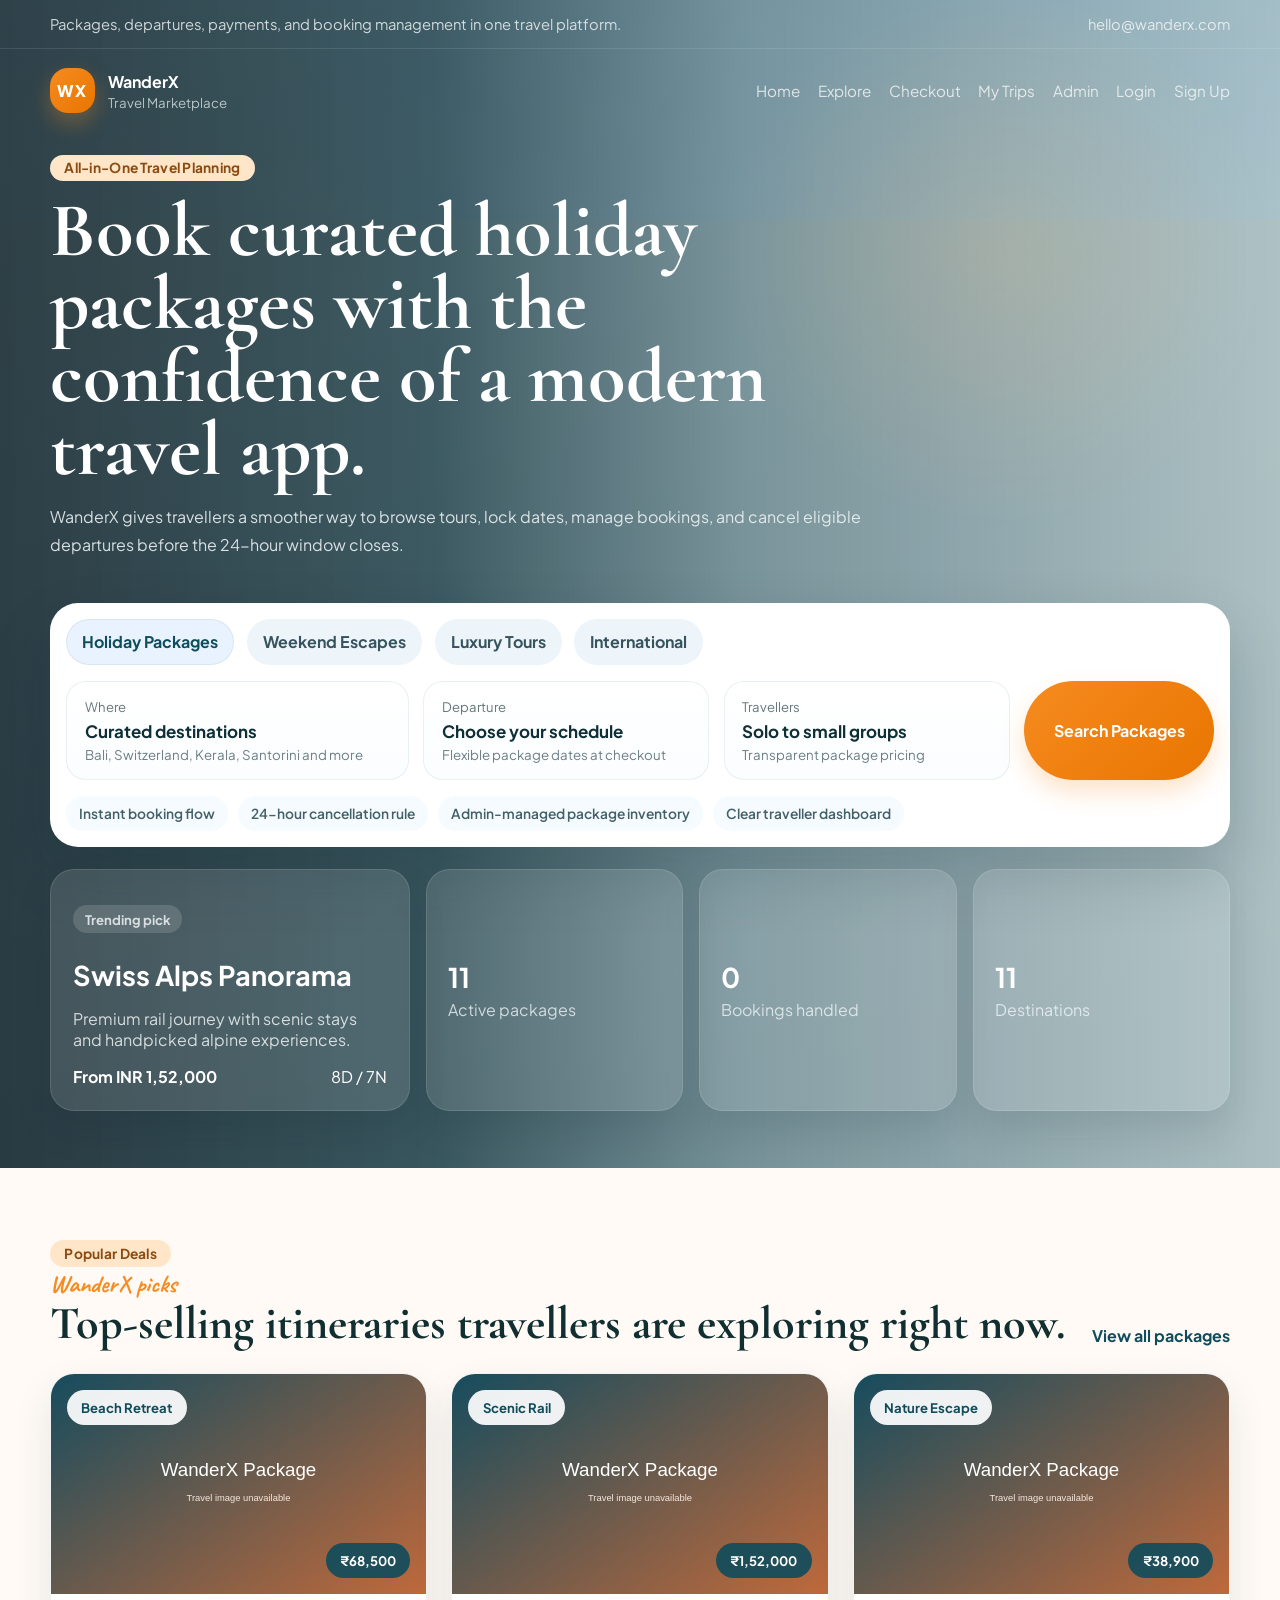
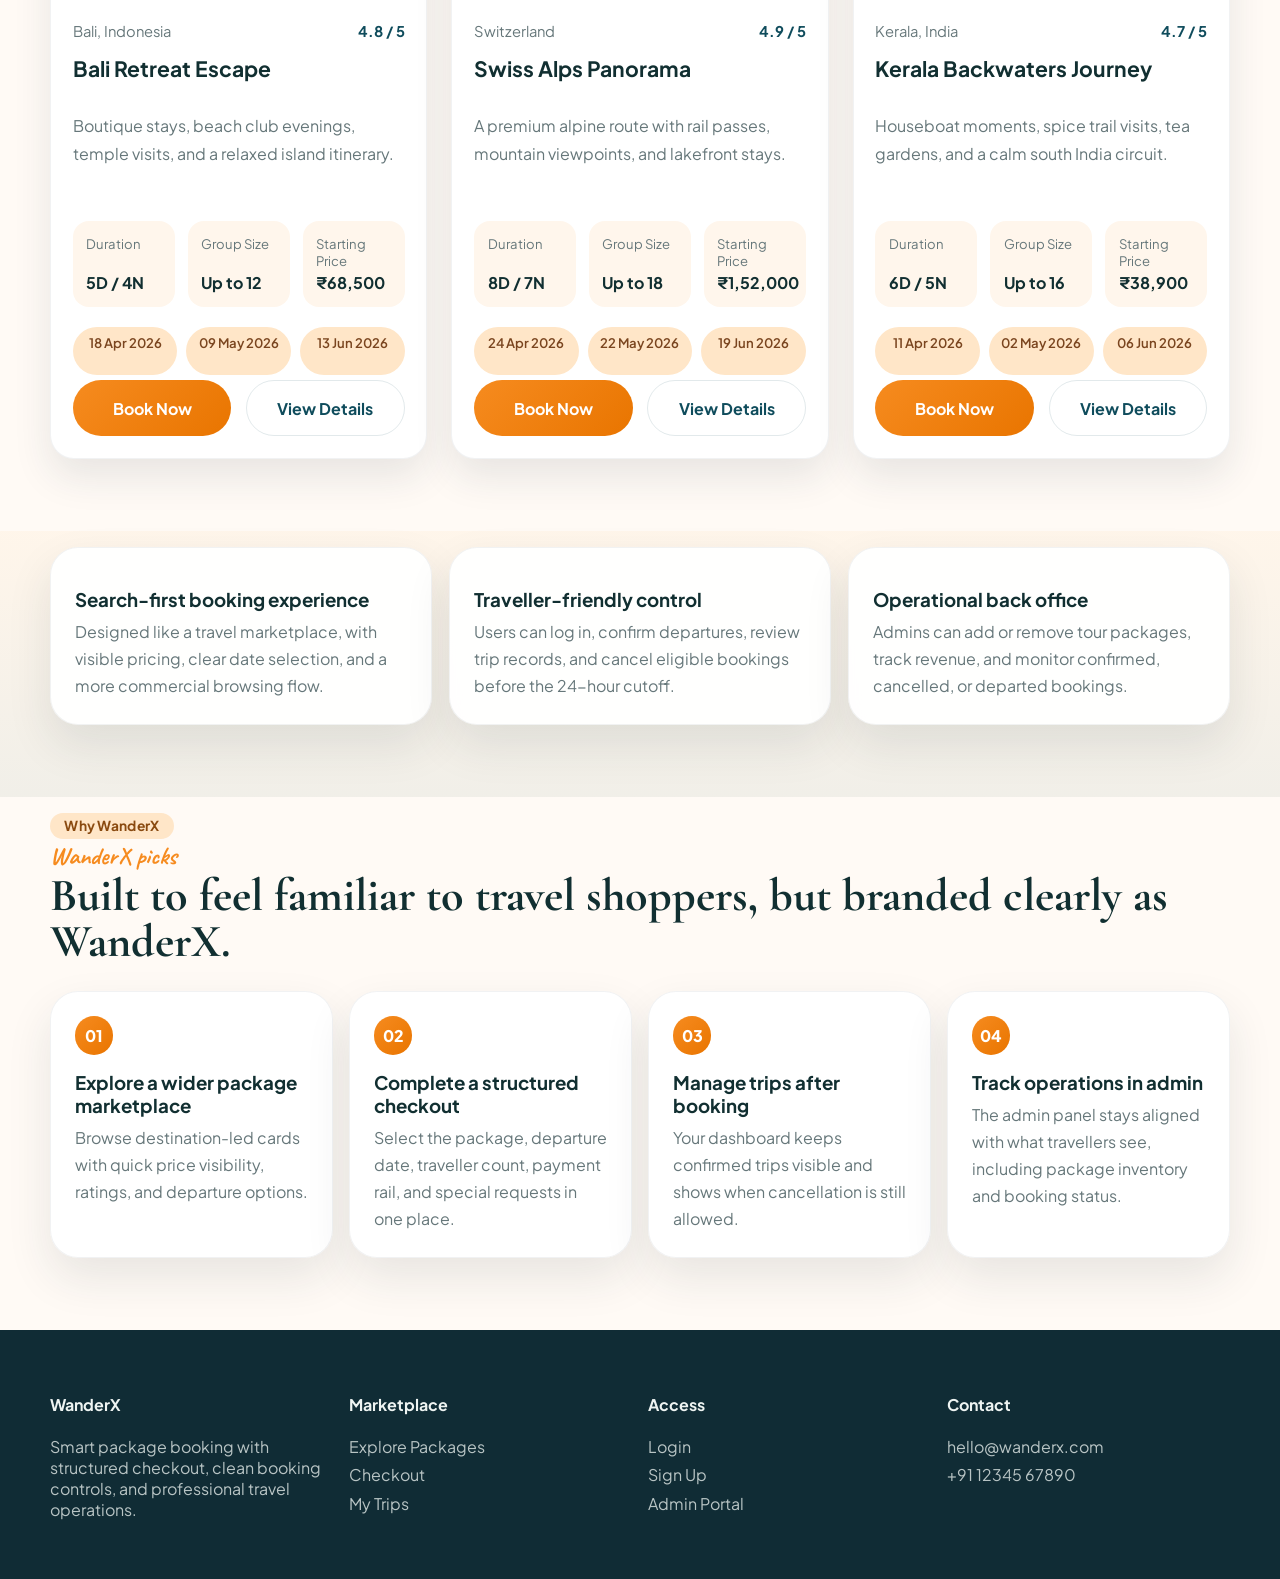
<file: index.html>
<!DOCTYPE html>
<html lang="en">
<head>
  <meta charset="UTF-8" />
  <meta name="viewport" content="width=device-width, initial-scale=1.0" />
  <title>WanderX | Smart Travel Booking</title>
  <link rel="preconnect" href="https://fonts.googleapis.com" />
  <link rel="preconnect" href="https://fonts.gstatic.com" crossorigin />
  <link href="https://fonts.googleapis.com/css2?family=Cormorant+Garamond:wght@500;600;700&family=Plus+Jakarta+Sans:wght@400;500;600;700;800&display=swap" rel="stylesheet" />
  <link rel="stylesheet" href="styles.css" />
</head>
<body class="ota-page">
  <header class="site-shell ota-shell">
    <div class="topbar">
      <div class="container topbar-inner">
        <p>Packages, departures, payments, and booking management in one travel platform.</p>
        <a href="mailto:hello@wanderx.com">hello@wanderx.com</a>
      </div>
    </div>

    <nav class="navbar container ota-navbar">
      <a href="index.html" class="brand">
        <span class="brand-mark">WX</span>
        <span class="brand-copy">
          <strong>WanderX</strong>
          <small>Travel Marketplace</small>
        </span>
      </a>

      <div class="nav-links">
        <a href="index.html">Home</a>
        <a href="explore.html">Explore</a>
        <a href="checkout.html">Checkout</a>
        <a href="my-bookings.html">My Trips</a>
        <a href="admin.html">Admin</a>
        <a href="login.html">Login</a>
        <a href="signup.html">Sign Up</a>
      </div>
    </nav>

    <section class="container ota-hero">
      <div class="ota-hero-copy">
        <span class="eyebrow">All-in-One Travel Planning</span>
        <h1>Book curated holiday packages with the confidence of a modern travel app.</h1>
        <p>WanderX gives travellers a smoother way to browse tours, lock dates, manage bookings, and cancel eligible departures before the 24-hour window closes.</p>
      </div>

      <div class="search-shell">
        <div class="search-tabs" aria-label="Travel categories">
          <button type="button" class="search-tab is-active">Holiday Packages</button>
          <button type="button" class="search-tab">Weekend Escapes</button>
          <button type="button" class="search-tab">Luxury Tours</button>
          <button type="button" class="search-tab">International</button>
        </div>

        <div class="search-ribbon">
          <article class="search-block">
            <span>Where</span>
            <strong>Curated destinations</strong>
            <small>Bali, Switzerland, Kerala, Santorini and more</small>
          </article>
          <article class="search-block">
            <span>Departure</span>
            <strong>Choose your schedule</strong>
            <small>Flexible package dates at checkout</small>
          </article>
          <article class="search-block">
            <span>Travellers</span>
            <strong>Solo to small groups</strong>
            <small>Transparent package pricing</small>
          </article>
          <a href="explore.html" class="btn btn-primary search-cta">Search Packages</a>
        </div>

        <div class="promo-strip">
          <span>Instant booking flow</span>
          <span>24-hour cancellation rule</span>
          <span>Admin-managed package inventory</span>
          <span>Clear traveller dashboard</span>
        </div>
      </div>

      <div class="deal-strip">
        <article class="deal-card featured-deal">
          <p class="deal-label">Trending pick</p>
          <h3>Swiss Alps Panorama</h3>
          <p>Premium rail journey with scenic stays and handpicked alpine experiences.</p>
          <div class="deal-meta">
            <strong>From INR 1,52,000</strong>
            <span>8D / 7N</span>
          </div>
        </article>
        <article class="mini-stat-card">
          <strong id="heroPackageCount">0</strong>
          <span>Active packages</span>
        </article>
        <article class="mini-stat-card">
          <strong id="heroBookingCount">0</strong>
          <span>Bookings handled</span>
        </article>
        <article class="mini-stat-card">
          <strong id="heroDestinationCount">0</strong>
          <span>Destinations</span>
        </article>
      </div>
    </section>
  </header>

  <main>
    <section class="section container">
      <div class="section-head">
        <div>
          <span class="eyebrow">Popular Deals</span>
          <h2>Top-selling itineraries travellers are exploring right now.</h2>
        </div>
        <a href="explore.html" class="text-link">View all packages</a>
      </div>
      <div class="package-grid ota-package-grid" id="featuredPackageGrid"></div>
    </section>

    <section class="section band-section">
      <div class="container ota-benefit-grid">
        <article class="value-card">
          <h3>Search-first booking experience</h3>
          <p>Designed like a travel marketplace, with visible pricing, clear date selection, and a more commercial browsing flow.</p>
        </article>
        <article class="value-card">
          <h3>Traveller-friendly control</h3>
          <p>Users can log in, confirm departures, review trip records, and cancel eligible bookings before the 24-hour cutoff.</p>
        </article>
        <article class="value-card">
          <h3>Operational back office</h3>
          <p>Admins can add or remove tour packages, track revenue, and monitor confirmed, cancelled, or departed bookings.</p>
        </article>
      </div>
    </section>

    <section class="section container">
      <div class="section-head">
        <div>
          <span class="eyebrow">Why WanderX</span>
          <h2>Built to feel familiar to travel shoppers, but branded clearly as WanderX.</h2>
        </div>
      </div>

      <div class="steps-grid">
        <article class="step-card">
          <span>01</span>
          <h3>Explore a wider package marketplace</h3>
          <p>Browse destination-led cards with quick price visibility, ratings, and departure options.</p>
        </article>
        <article class="step-card">
          <span>02</span>
          <h3>Complete a structured checkout</h3>
          <p>Select the package, departure date, traveller count, payment rail, and special requests in one place.</p>
        </article>
        <article class="step-card">
          <span>03</span>
          <h3>Manage trips after booking</h3>
          <p>Your dashboard keeps confirmed trips visible and shows when cancellation is still allowed.</p>
        </article>
        <article class="step-card">
          <span>04</span>
          <h3>Track operations in admin</h3>
          <p>The admin panel stays aligned with what travellers see, including package inventory and booking status.</p>
        </article>
      </div>
    </section>
  </main>

  <footer class="site-footer">
    <div class="container footer-grid">
      <div>
        <h4>WanderX</h4>
        <p>Smart package booking with structured checkout, clean booking controls, and professional travel operations.</p>
      </div>
      <div>
        <h4>Marketplace</h4>
        <a href="explore.html">Explore Packages</a>
        <a href="checkout.html">Checkout</a>
        <a href="my-bookings.html">My Trips</a>
      </div>
      <div>
        <h4>Access</h4>
        <a href="login.html">Login</a>
        <a href="signup.html">Sign Up</a>
        <a href="admin.html">Admin Portal</a>
      </div>
      <div>
        <h4>Contact</h4>
        <a href="mailto:hello@wanderx.com">hello@wanderx.com</a>
        <a href="tel:+911234567890">+91 12345 67890</a>
      </div>
    </div>
  </footer>

  <div class="modal" id="packageDetailsModal" aria-hidden="true">
    <div class="modal-card details-modal-card">
      <button type="button" class="modal-close" id="closePackageDetailsModal">&times;</button>
      <div id="packageDetailsContent"></div>
    </div>
  </div>

  <script src="script.js"></script>
</body>
</html>
</file>
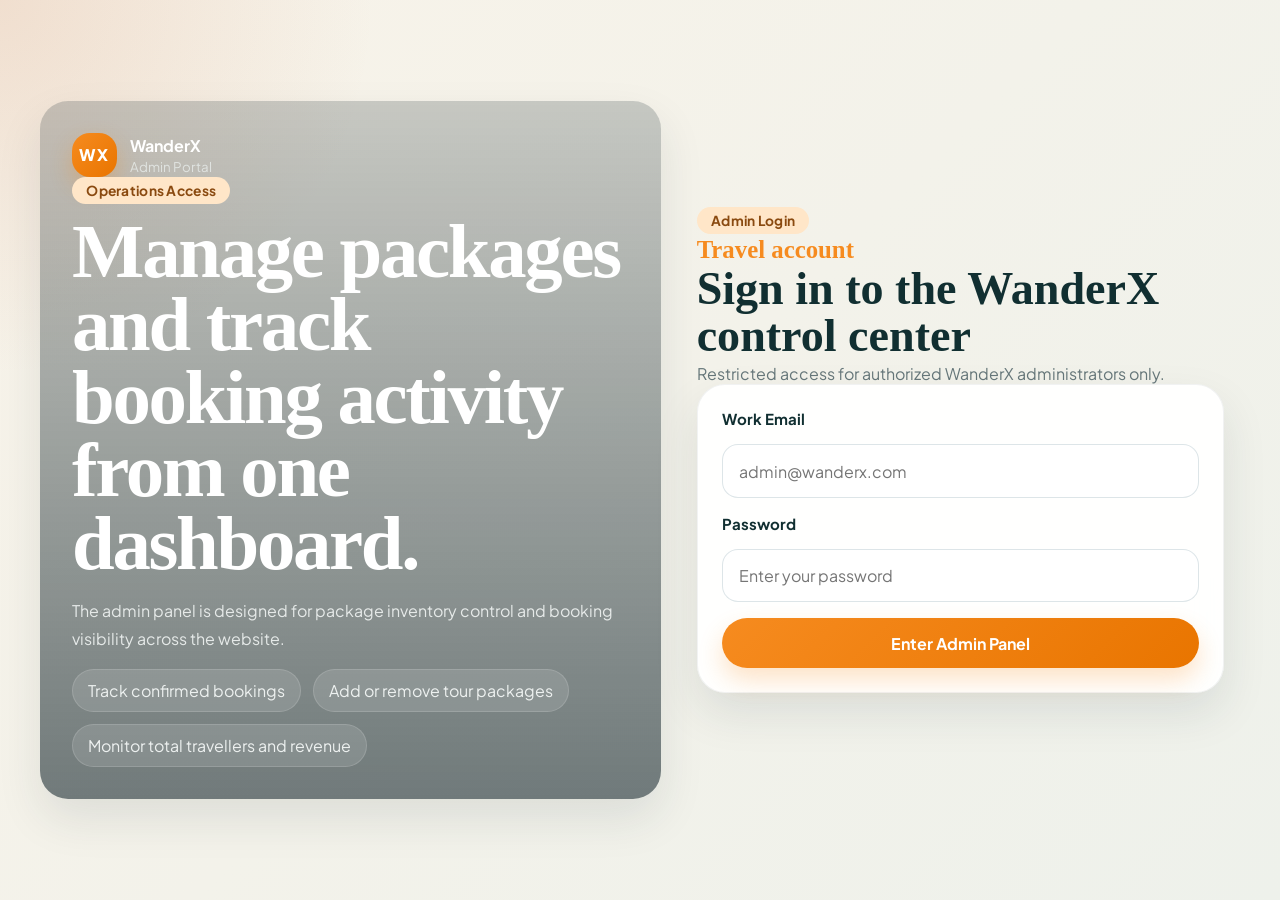
<file: admin-dashboard.html>
<!DOCTYPE html>
<html lang="en">
<head>
  <meta charset="UTF-8" />
  <meta http-equiv="refresh" content="0; url=admin-panel.html" />
  <meta name="viewport" content="width=device-width, initial-scale=1.0" />
  <title>WanderX | Redirecting</title>
</head>
<body>
  <p>Redirecting to <a href="admin-panel.html">Admin Panel</a>...</p>
</body>
</html>
</file>
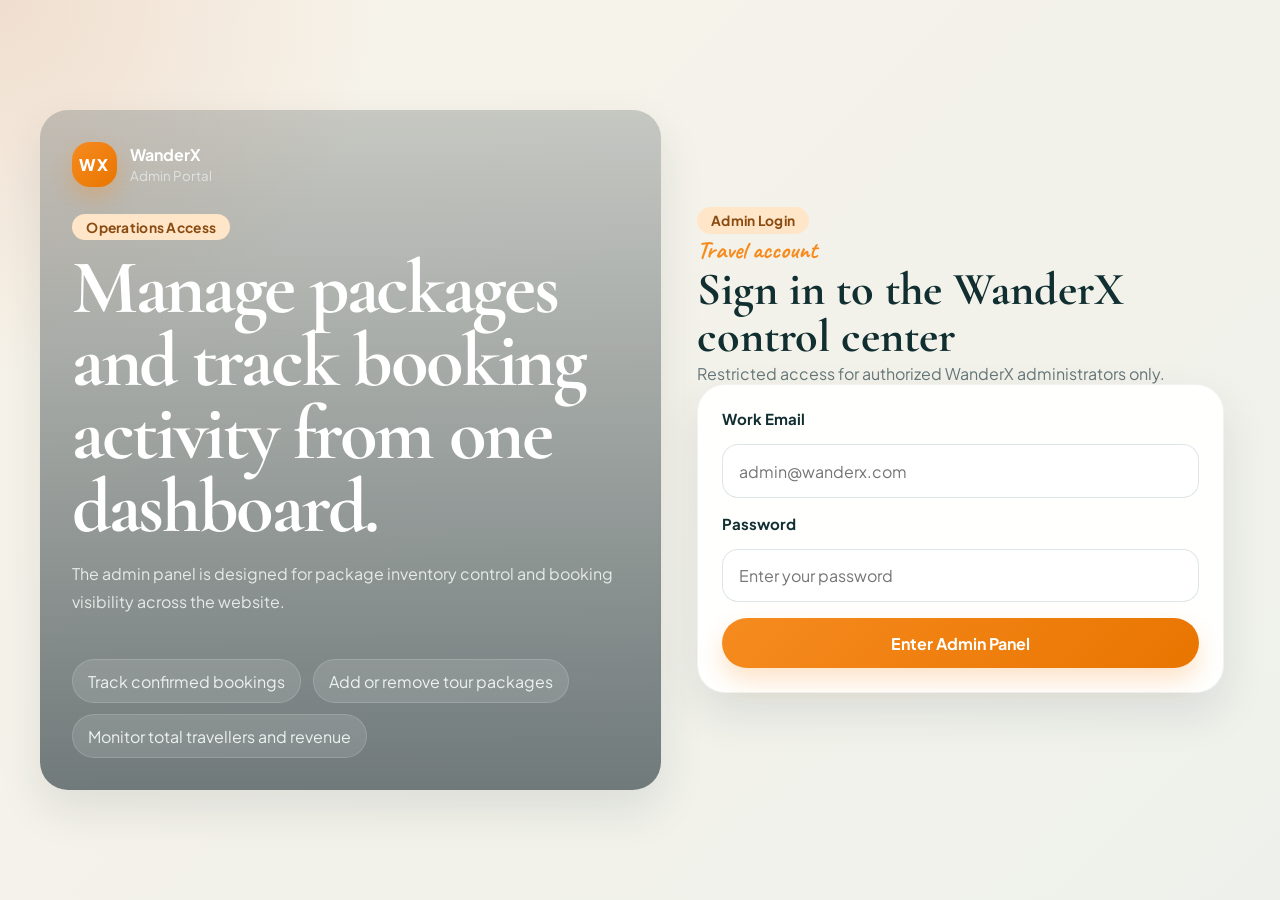
<file: admin-panel.html>
<!DOCTYPE html>
<html lang="en">
<head>
  <meta charset="UTF-8" />
  <meta name="viewport" content="width=device-width, initial-scale=1.0" />
  <title>WanderX | Admin Dashboard</title>
  <link rel="preconnect" href="https://fonts.googleapis.com" />
  <link rel="preconnect" href="https://fonts.gstatic.com" crossorigin />
  <link href="https://fonts.googleapis.com/css2?family=Cormorant+Garamond:wght@500;600;700&family=Plus+Jakarta+Sans:wght@400;500;600;700;800&display=swap" rel="stylesheet" />
  <link rel="stylesheet" href="styles.css" />
</head>
<body>
  <header class="site-shell inner-shell">
    <div class="topbar">
      <div class="container topbar-inner">
        <p>Admin dashboard for package inventory and booking operations.</p>
        <a href="#" id="logoutBtn">Logout</a>
      </div>
    </div>

    <nav class="navbar container">
      <a href="index.html" class="brand">
        <span class="brand-mark">WX</span>
        <span class="brand-copy">
          <strong>WanderX</strong>
          <small>Admin Dashboard</small>
        </span>
      </a>

      <div class="nav-links">
        <a href="#overview">Overview</a>
        <a href="#bookings">Bookings</a>
        <a href="#packages">Packages</a>
      </div>

      <button type="button" class="btn btn-primary" id="addPackageBtn">Add Package</button>
    </nav>
  </header>

  <main class="section container admin-dashboard">
    <section id="overview" class="dashboard-block">
      <div class="section-head compact-head">
        <div>
          <span class="eyebrow">Overview</span>
          <h2>WanderX travel operations snapshot</h2>
        </div>
      </div>

      <div class="stats-grid">
        <article class="stat-card">
          <span>Active Packages</span>
          <strong id="adminPackageCount">0</strong>
        </article>
        <article class="stat-card">
          <span>Total Bookings</span>
          <strong id="adminBookingCount">0</strong>
        </article>
        <article class="stat-card">
          <span>Total Travellers</span>
          <strong id="adminTravelerCount">0</strong>
        </article>
        <article class="stat-card">
          <span>Revenue</span>
          <strong id="adminRevenue">INR 0</strong>
        </article>
      </div>
    </section>

    <section id="bookings" class="dashboard-block">
      <div class="section-head compact-head">
        <div>
          <span class="eyebrow">Bookings</span>
          <h2>Confirmed package bookings</h2>
        </div>
      </div>

      <div class="table-card">
        <table class="data-table">
          <thead>
            <tr>
              <th>Booking ID</th>
              <th>Traveller</th>
              <th>Package</th>
              <th>Date</th>
              <th>Travellers</th>
              <th>Total</th>
              <th>Status</th>
            </tr>
          </thead>
          <tbody id="adminBookingsTableBody"></tbody>
        </table>
      </div>
    </section>

    <section id="packages" class="dashboard-block">
      <div class="section-head compact-head">
        <div>
          <span class="eyebrow">Packages</span>
          <h2>Add or remove listed tour packages</h2>
        </div>
      </div>

      <div class="table-card">
        <table class="data-table">
          <thead>
            <tr>
              <th>Package</th>
              <th>Location</th>
              <th>Duration</th>
              <th>Price</th>
              <th>Departure Dates</th>
              <th>Action</th>
            </tr>
          </thead>
          <tbody id="packagesTableBody"></tbody>
        </table>
      </div>
    </section>
  </main>

  <div class="modal" id="packageModal" aria-hidden="true">
    <div class="modal-card">
      <button type="button" class="modal-close" id="closePackageModal">&times;</button>
      <h3>Add New Tour Package</h3>
      <p class="modal-sub">Create a package that appears instantly on the explore page and checkout page.</p>

      <form id="packageForm" class="admin-form">
        <div class="field-grid">
          <div class="field-card">
            <label for="packageTitle">Package Title</label>
            <input id="packageTitle" name="title" type="text" placeholder="Santorini Sunsets" required />
          </div>
          <div class="field-card">
            <label for="packageLocation">Location</label>
            <input id="packageLocation" name="location" type="text" placeholder="Greece" required />
          </div>
        </div>

        <div class="field-grid">
          <div class="field-card">
            <label for="packageDuration">Duration</label>
            <input id="packageDuration" name="duration" type="text" placeholder="6D / 5N" required />
          </div>
          <div class="field-card">
            <label for="packagePrice">Price per Traveller</label>
            <input id="packagePrice" name="price" type="number" min="1000" step="500" placeholder="78000" required />
          </div>
        </div>

        <div class="field-grid">
          <div class="field-card">
            <label for="packageCategory">Category</label>
            <input id="packageCategory" name="category" type="text" placeholder="Luxury Escape" required />
          </div>
          <div class="field-card">
            <label for="packageGroupSize">Max Group Size</label>
            <input id="packageGroupSize" name="groupSize" type="number" min="1" max="40" placeholder="12" required />
          </div>
        </div>

        <div class="field-card">
          <label for="packageDates">Departure Dates</label>
          <input id="packageDates" name="dates" type="text" placeholder="2026-04-14, 2026-05-06, 2026-06-21" required />
        </div>

        <div class="field-grid">
          <div class="field-card">
            <label for="packageImage">Image URL</label>
            <input id="packageImage" name="image" type="url" placeholder="https://images.unsplash.com/..." />
          </div>
          <div class="field-card">
            <label for="packageImageFile">Choose File</label>
            <input id="packageImageFile" name="imageFile" type="file" accept="image/*" />
          </div>
        </div>

        <div class="field-card">
          <label>Image Preview</label>
          <div class="image-preview-card" id="packageImagePreviewCard">
            <img id="packageImagePreview" src="" alt="Selected package preview" hidden />
            <p id="packageImagePreviewText">Paste an image URL or choose a local travel image.</p>
          </div>
        </div>

        <div class="field-card">
          <label for="packageDescription">Description</label>
          <textarea id="packageDescription" name="description" rows="4" placeholder="Describe the package highlights" required></textarea>
        </div>

        <button type="submit" class="btn btn-primary full">Save Package</button>
        <p id="packageFeedback" class="feedback-message" hidden></p>
      </form>
    </div>
  </div>

  <script src="script.js"></script>
</body>
</html>
</file>
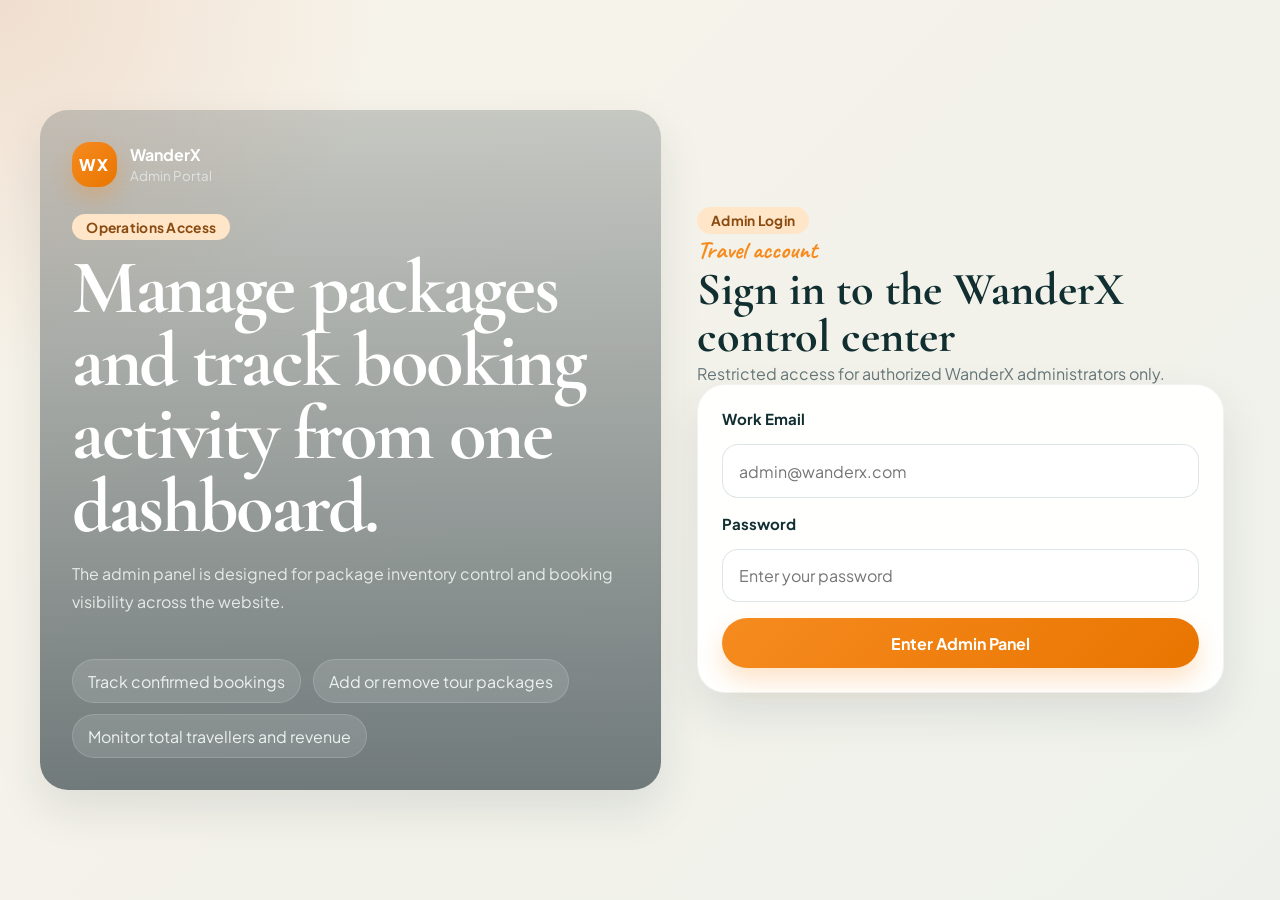
<file: admin.html>
<!DOCTYPE html>
<html lang="en">
<head>
  <meta charset="UTF-8" />
  <meta name="viewport" content="width=device-width, initial-scale=1.0" />
  <title>WanderX | Admin Login</title>
  <link rel="preconnect" href="https://fonts.googleapis.com" />
  <link rel="preconnect" href="https://fonts.gstatic.com" crossorigin />
  <link href="https://fonts.googleapis.com/css2?family=Cormorant+Garamond:wght@500;600;700&family=Plus+Jakarta+Sans:wght@400;500;600;700;800&display=swap" rel="stylesheet" />
  <link rel="stylesheet" href="styles.css" />
</head>
<body class="auth-page">
  <main class="auth-layout">
    <section class="auth-showcase admin-showcase">
      <a href="index.html" class="brand brand-light">
        <span class="brand-mark">WX</span>
        <span class="brand-copy">
          <strong>WanderX</strong>
          <small>Admin Portal</small>
        </span>
      </a>

      <div class="auth-copy">
        <span class="eyebrow">Operations Access</span>
        <h1>Manage packages and track booking activity from one dashboard.</h1>
        <p>The admin panel is designed for package inventory control and booking visibility across the website.</p>
      </div>

      <div class="showcase-list">
        <span>Track confirmed bookings</span>
        <span>Add or remove tour packages</span>
        <span>Monitor total travellers and revenue</span>
      </div>
    </section>

    <section class="auth-panel">
      <div class="auth-panel-top">
        <span class="eyebrow">Admin Login</span>
        <h2>Sign in to the WanderX control center</h2>
        <p>Restricted access for authorized WanderX administrators only.</p>
      </div>

      <div class="auth-card">
        <form class="auth-form" id="adminSignInForm">
          <label for="adminEmail">Work Email</label>
          <input id="adminEmail" name="email" type="email" placeholder="admin@wanderx.com" required />

          <label for="adminPassword">Password</label>
          <input id="adminPassword" name="password" type="password" placeholder="Enter your password" required />

          <button type="submit" class="btn btn-primary full">Enter Admin Panel</button>
        </form>

        <p id="authFeedback" class="feedback-message" hidden></p>
      </div>
    </section>
  </main>

  <script src="script.js"></script>
</body>
</html>
</file>
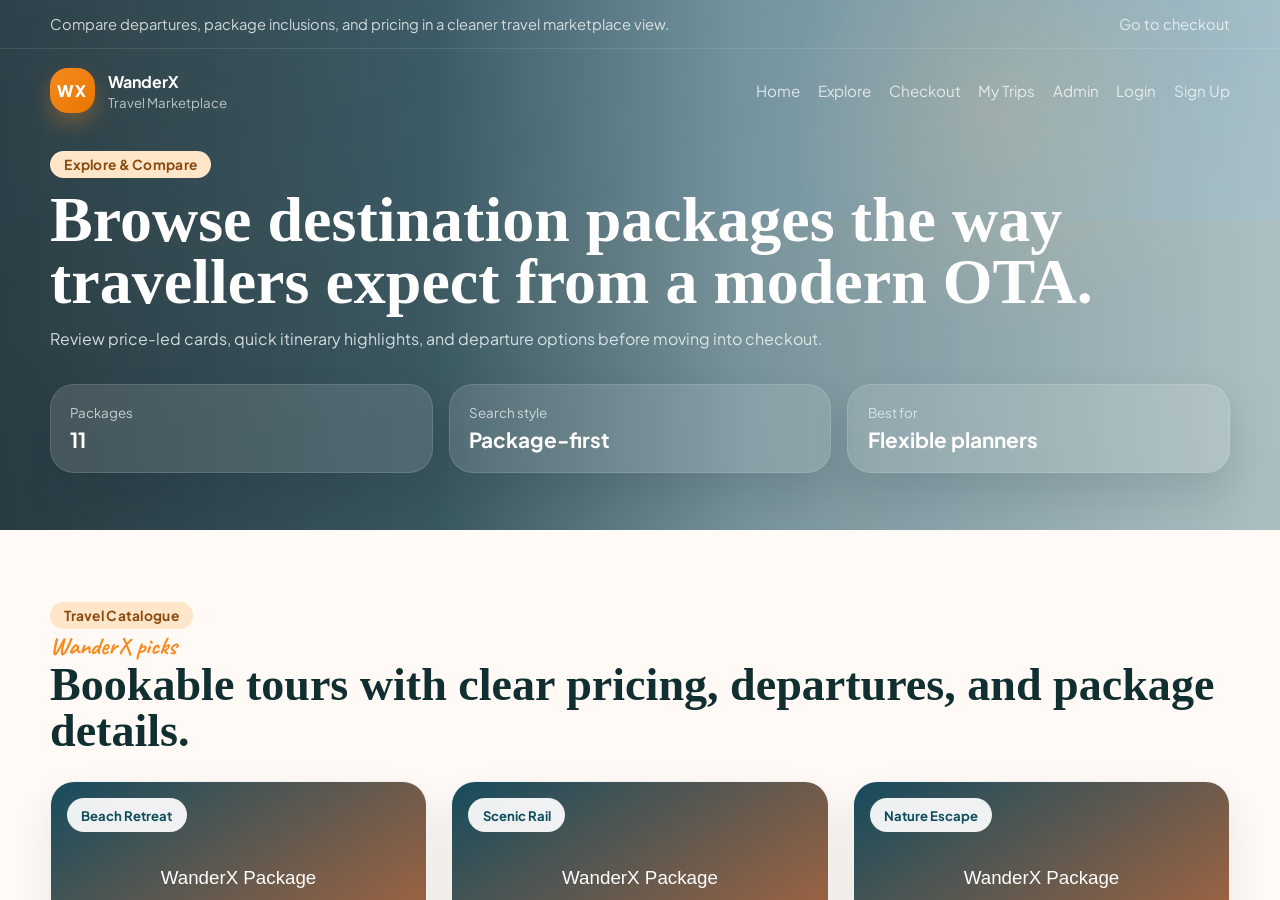
<file: campaigns.html>
<!DOCTYPE html>
<html lang="en">
<head>
  <meta charset="UTF-8" />
  <meta http-equiv="refresh" content="0; url=explore.html" />
  <meta name="viewport" content="width=device-width, initial-scale=1.0" />
  <title>WanderX | Redirecting</title>
</head>
<body>
  <p>Redirecting to <a href="explore.html">Explore</a>...</p>
</body>
</html>
</file>
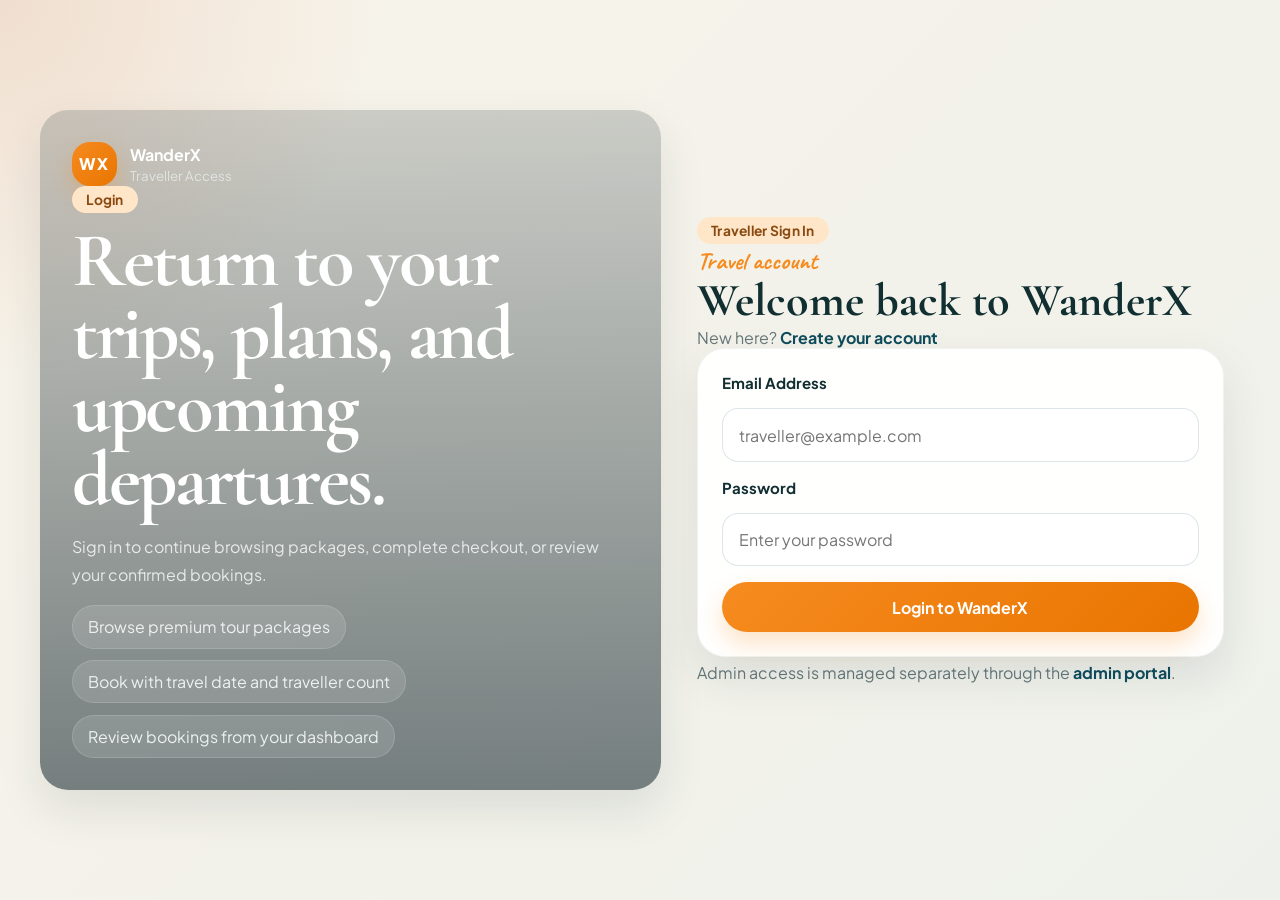
<file: checkout.html>
<!DOCTYPE html>
<html lang="en">
<head>
  <meta charset="UTF-8" />
  <meta name="viewport" content="width=device-width, initial-scale=1.0" />
  <title>WanderX | Checkout</title>
  <link rel="preconnect" href="https://fonts.googleapis.com" />
  <link rel="preconnect" href="https://fonts.gstatic.com" crossorigin />
  <link href="https://fonts.googleapis.com/css2?family=Cormorant+Garamond:wght@500;600;700&family=Plus+Jakarta+Sans:wght@400;500;600;700;800&display=swap" rel="stylesheet" />
  <link rel="stylesheet" href="styles.css" />
</head>
<body>
  <header class="site-shell inner-shell">
    <div class="topbar">
      <div class="container topbar-inner">
        <p>Choose your package, departure date, and traveller count before confirming the booking.</p>
        <a href="explore.html">Back to explore</a>
      </div>
    </div>

    <nav class="navbar container">
      <a href="index.html" class="brand">
        <span class="brand-mark">WX</span>
        <span class="brand-copy">
          <strong>WanderX</strong>
          <small>Travel Checkout</small>
        </span>
      </a>

      <div class="nav-links">
        <a href="index.html">Home</a>
        <a href="explore.html">Explore</a>
        <a href="checkout.html">Checkout</a>
        <a href="my-bookings.html">My Trips</a>
      </div>
    </nav>
  </header>

  <main class="section container checkout-shell">
    <section class="checkout-form-card">
      <div class="section-head compact-head">
        <div>
          <span class="eyebrow">Checkout Page</span>
          <h2>Complete your WanderX booking</h2>
        </div>
      </div>

      <form id="checkoutForm" class="checkout-form">
        <div class="field-grid">
          <div class="field-card">
            <label for="checkoutPackage">Tour Package</label>
            <select id="checkoutPackage" name="packageId" required></select>
          </div>

          <div class="field-card">
            <label for="travelDate">Departure Date</label>
            <input id="travelDate" name="travelDate" type="date" required />
          </div>
        </div>

        <div class="field-grid">
          <div class="field-card">
            <label for="travellersInput">Number of Travellers</label>
            <div class="traveller-picker">
              <button type="button" class="stepper-btn" id="decreaseTravellers">-</button>
              <input id="travellersInput" name="travellers" type="number" min="1" max="12" value="2" required />
              <button type="button" class="stepper-btn" id="increaseTravellers">+</button>
            </div>
          </div>

          <div class="field-card">
            <label for="checkoutPhone">Contact Number</label>
            <input id="checkoutPhone" name="phone" type="tel" placeholder="+91 98765 43210" required />
          </div>
        </div>

        <div class="field-grid">
          <div class="field-card">
            <label for="checkoutName">Traveller Name</label>
            <input id="checkoutName" name="name" type="text" placeholder="Traveller full name" required />
          </div>

          <div class="field-card">
            <label for="checkoutEmail">Email Address</label>
            <input id="checkoutEmail" name="email" type="email" placeholder="traveller@example.com" required />
          </div>
        </div>

        <div class="field-card">
          <label for="specialRequest">Special Request</label>
          <textarea id="specialRequest" name="specialRequest" rows="4" placeholder="Dietary notes, room preferences, or anything your coordinator should know"></textarea>
        </div>

        <div class="payment-methods">
          <label class="method-option">
            <input type="radio" name="paymentMethod" value="Card" checked />
            <span>
              <strong>Card</strong>
              <small>Fast and standard checkout</small>
            </span>
          </label>
          <label class="method-option">
            <input type="radio" name="paymentMethod" value="UPI" />
            <span>
              <strong>UPI</strong>
              <small>Convenient mobile payment</small>
            </span>
          </label>
          <label class="method-option">
            <input type="radio" name="paymentMethod" value="Bank Transfer" />
            <span>
              <strong>Bank Transfer</strong>
              <small>Manual confirmation flow</small>
            </span>
          </label>
        </div>

        <button type="submit" class="btn btn-primary full">Confirm Booking</button>
        <p id="checkoutFeedback" class="feedback-message" hidden></p>
      </form>
    </section>

    <aside class="summary-card">
      <span class="eyebrow">Booking Summary</span>
      <h2 id="summaryPackageTitle">Select a package</h2>
      <p id="summaryPackageMeta">Departure dates and trip details will update here.</p>

      <div class="summary-list">
        <div>
          <span>Travel Date</span>
          <strong id="summaryTravelDate">Not selected</strong>
        </div>
        <div>
          <span>Travellers</span>
          <strong id="summaryTravellers">2 travellers</strong>
        </div>
        <div>
          <span>Price per Traveller</span>
          <strong id="summaryPricePerTraveller">INR 0</strong>
        </div>
        <div>
          <span>Total</span>
          <strong id="summaryTotal">INR 0</strong>
        </div>
        <div>
          <span>Payment Method</span>
          <strong id="summaryPaymentMethod">Card</strong>
        </div>
      </div>

      <div class="summary-note">
        <strong>Checkout note</strong>
        <p>Your booking is stored locally in this demo and appears in the traveller dashboard and admin panel instantly.</p>
      </div>
    </aside>
  </main>

  <script src="script.js"></script>
</body>
</html>
</file>
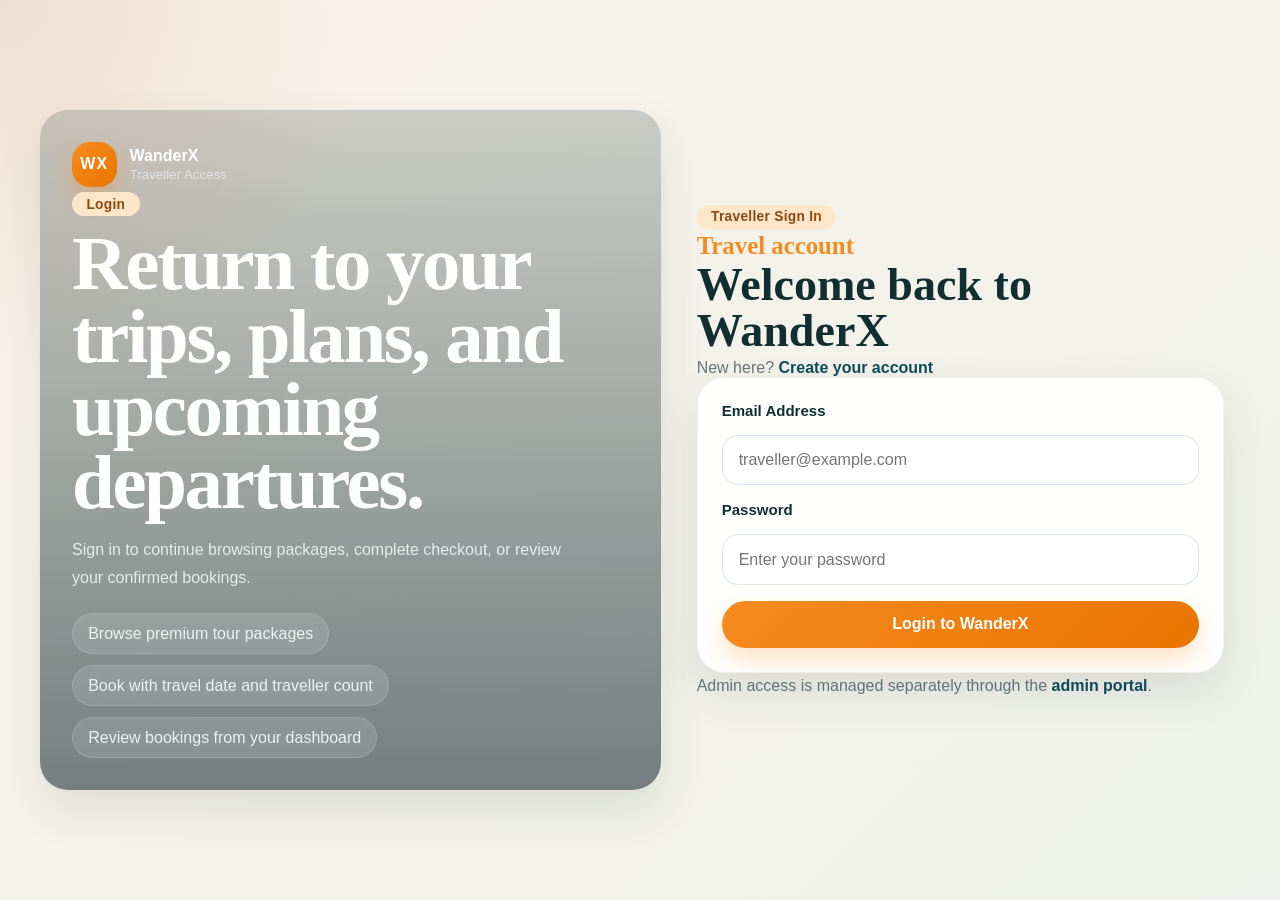
<file: donor-dashboard.html>
<!DOCTYPE html>
<html lang="en">
<head>
  <meta charset="UTF-8" />
  <meta http-equiv="refresh" content="0; url=my-bookings.html" />
  <meta name="viewport" content="width=device-width, initial-scale=1.0" />
  <title>WanderX | Redirecting</title>
</head>
<body>
  <p>Redirecting to <a href="my-bookings.html">My Bookings</a>...</p>
</body>
</html>
</file>
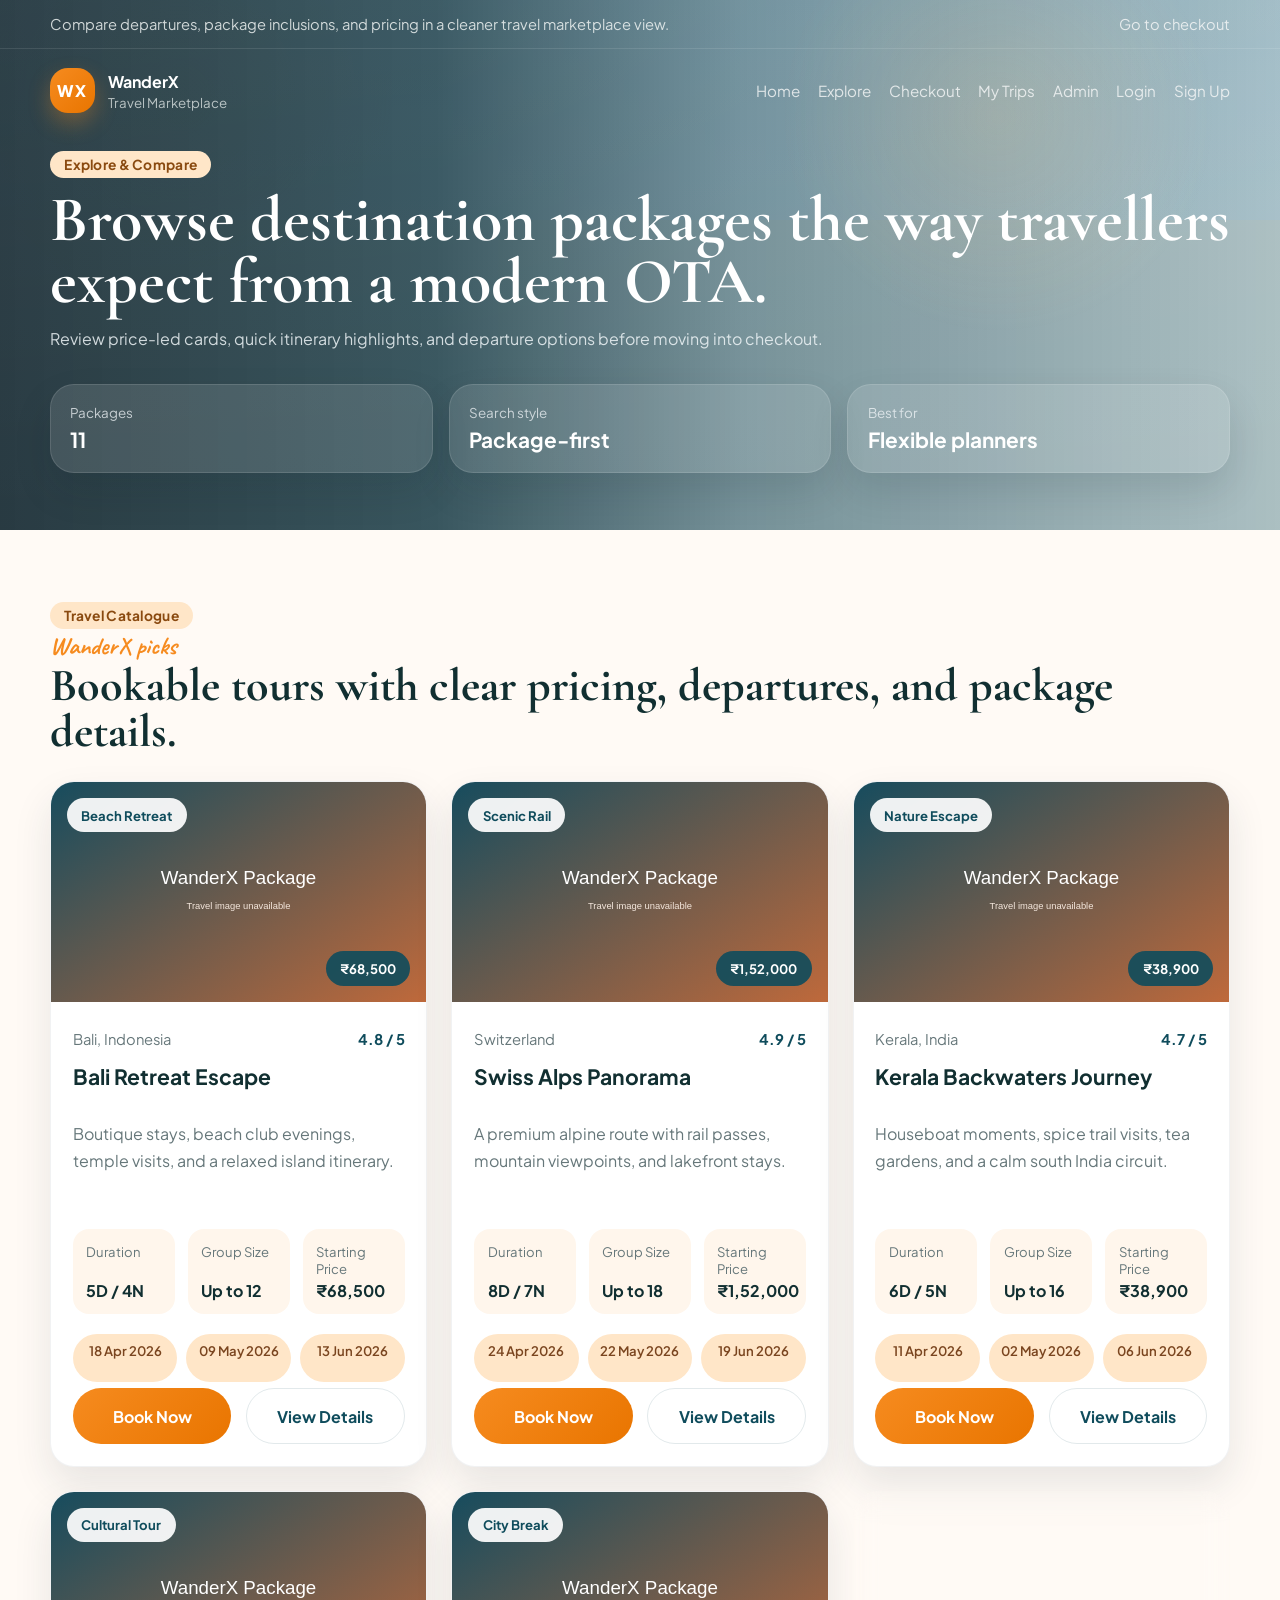
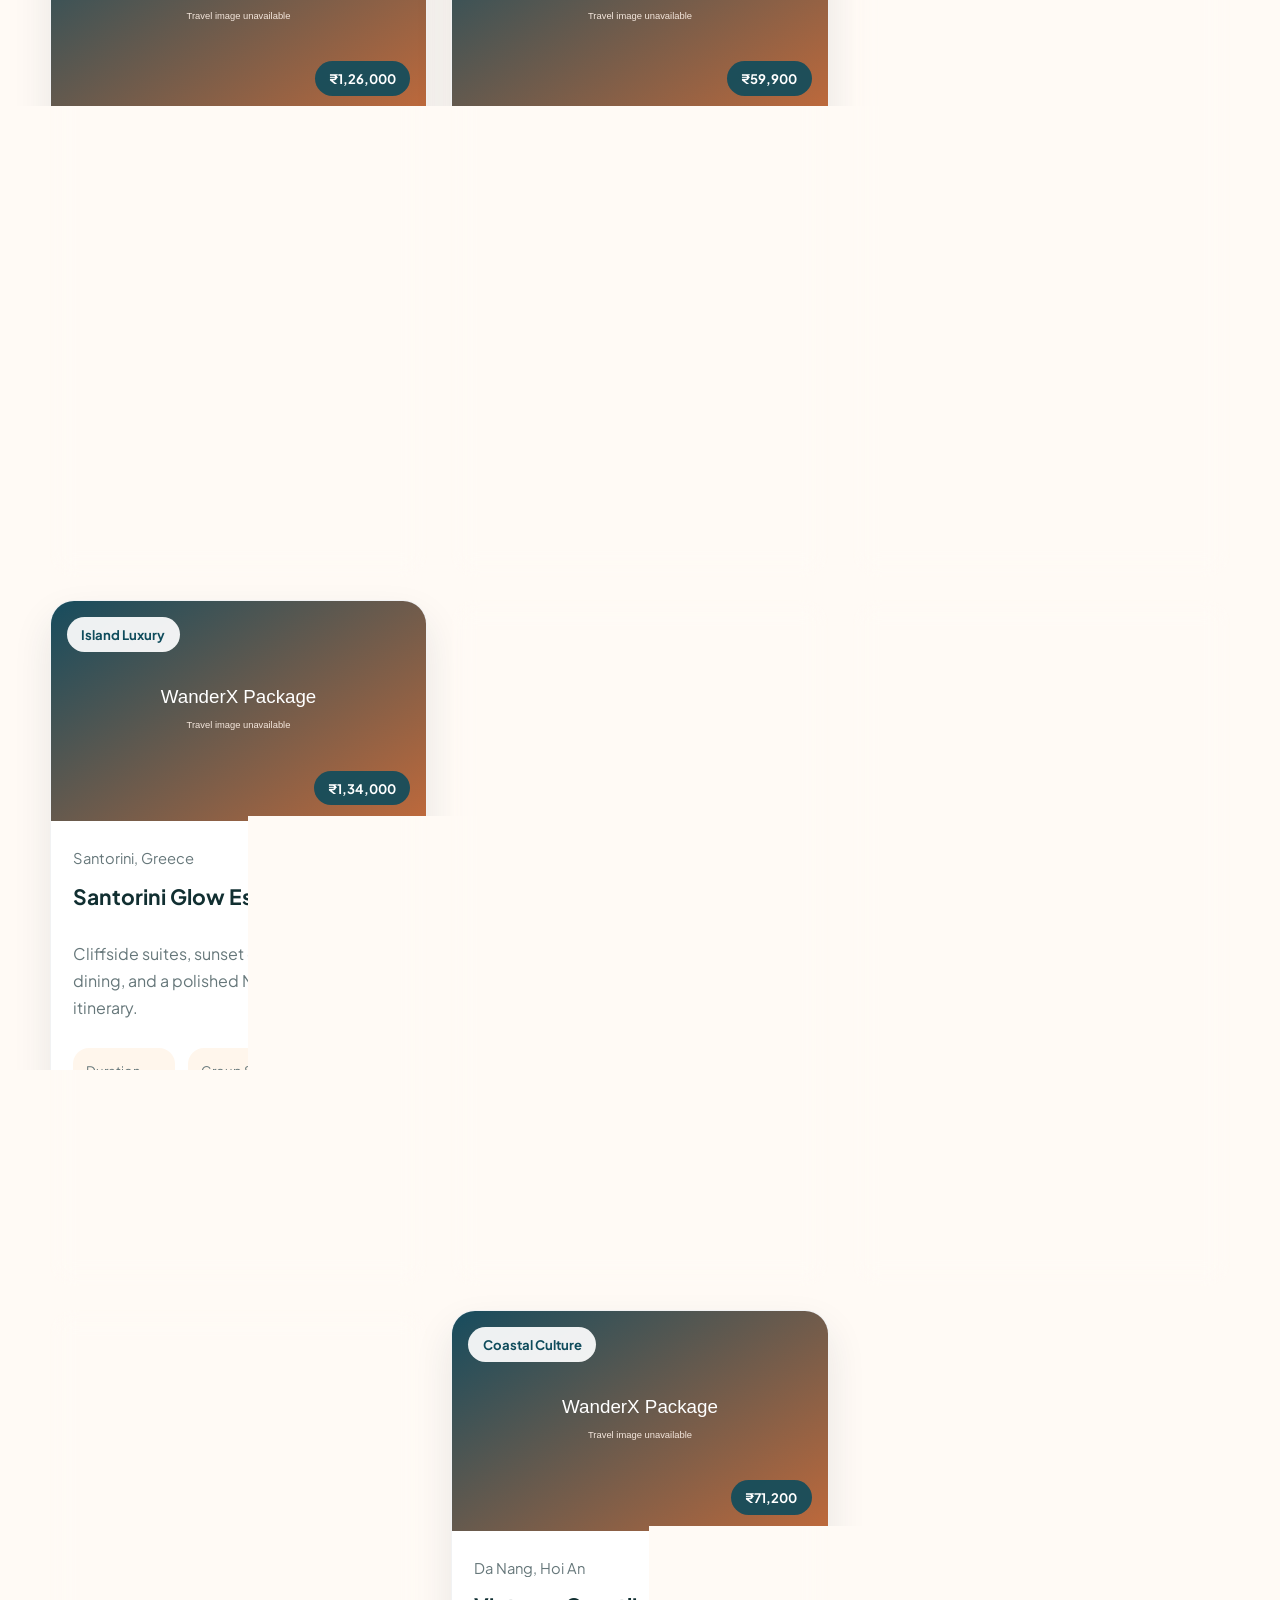
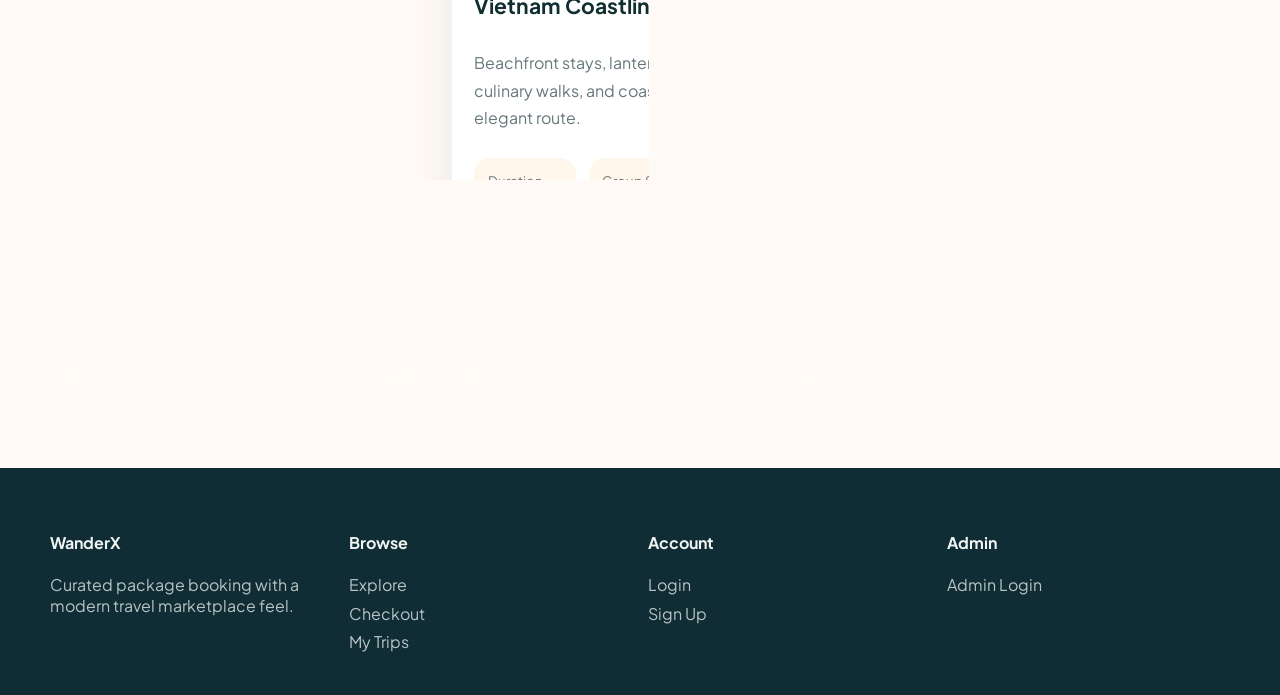
<file: explore.html>
<!DOCTYPE html>
<html lang="en">
<head>
  <meta charset="UTF-8" />
  <meta name="viewport" content="width=device-width, initial-scale=1.0" />
  <title>WanderX | Explore Packages</title>
  <link rel="preconnect" href="https://fonts.googleapis.com" />
  <link rel="preconnect" href="https://fonts.gstatic.com" crossorigin />
  <link href="https://fonts.googleapis.com/css2?family=Cormorant+Garamond:wght@500;600;700&family=Plus+Jakarta+Sans:wght@400;500;600;700;800&display=swap" rel="stylesheet" />
  <link rel="stylesheet" href="styles.css" />
</head>
<body class="ota-page">
  <header class="site-shell inner-shell ota-shell">
    <div class="topbar">
      <div class="container topbar-inner">
        <p>Compare departures, package inclusions, and pricing in a cleaner travel marketplace view.</p>
        <a href="checkout.html">Go to checkout</a>
      </div>
    </div>

    <nav class="navbar container ota-navbar">
      <a href="index.html" class="brand">
        <span class="brand-mark">WX</span>
        <span class="brand-copy">
          <strong>WanderX</strong>
          <small>Travel Marketplace</small>
        </span>
      </a>

      <div class="nav-links">
        <a href="index.html">Home</a>
        <a href="explore.html">Explore</a>
        <a href="checkout.html">Checkout</a>
        <a href="my-bookings.html">My Trips</a>
        <a href="admin.html">Admin</a>
        <a href="login.html">Login</a>
        <a href="signup.html">Sign Up</a>
      </div>
    </nav>

    <section class="container explore-header">
      <div class="explore-header-copy">
        <span class="eyebrow">Explore & Compare</span>
        <h1>Browse destination packages the way travellers expect from a modern OTA.</h1>
        <p>Review price-led cards, quick itinerary highlights, and departure options before moving into checkout.</p>
      </div>

      <div class="marketplace-bar">
        <article>
          <span>Packages</span>
          <strong id="publicPackageCount">0</strong>
        </article>
        <article>
          <span>Search style</span>
          <strong>Package-first</strong>
        </article>
        <article>
          <span>Best for</span>
          <strong>Flexible planners</strong>
        </article>
      </div>
    </section>
  </header>

  <main>
    <section class="section container">
      <div class="section-head">
        <div>
          <span class="eyebrow">Travel Catalogue</span>
          <h2>Bookable tours with clear pricing, departures, and package details.</h2>
        </div>
      </div>
      <div class="package-grid ota-package-grid" id="packageDirectoryGrid"></div>
    </section>
  </main>

  <footer class="site-footer">
    <div class="container footer-grid">
      <div>
        <h4>WanderX</h4>
        <p>Curated package booking with a modern travel marketplace feel.</p>
      </div>
      <div>
        <h4>Browse</h4>
        <a href="explore.html">Explore</a>
        <a href="checkout.html">Checkout</a>
        <a href="my-bookings.html">My Trips</a>
      </div>
      <div>
        <h4>Account</h4>
        <a href="login.html">Login</a>
        <a href="signup.html">Sign Up</a>
      </div>
      <div>
        <h4>Admin</h4>
        <a href="admin.html">Admin Login</a>
      </div>
    </div>
  </footer>

  <div class="modal" id="packageDetailsModal" aria-hidden="true">
    <div class="modal-card details-modal-card">
      <button type="button" class="modal-close" id="closePackageDetailsModal">&times;</button>
      <div id="packageDetailsContent"></div>
    </div>
  </div>

  <script src="script.js"></script>
</body>
</html>
</file>
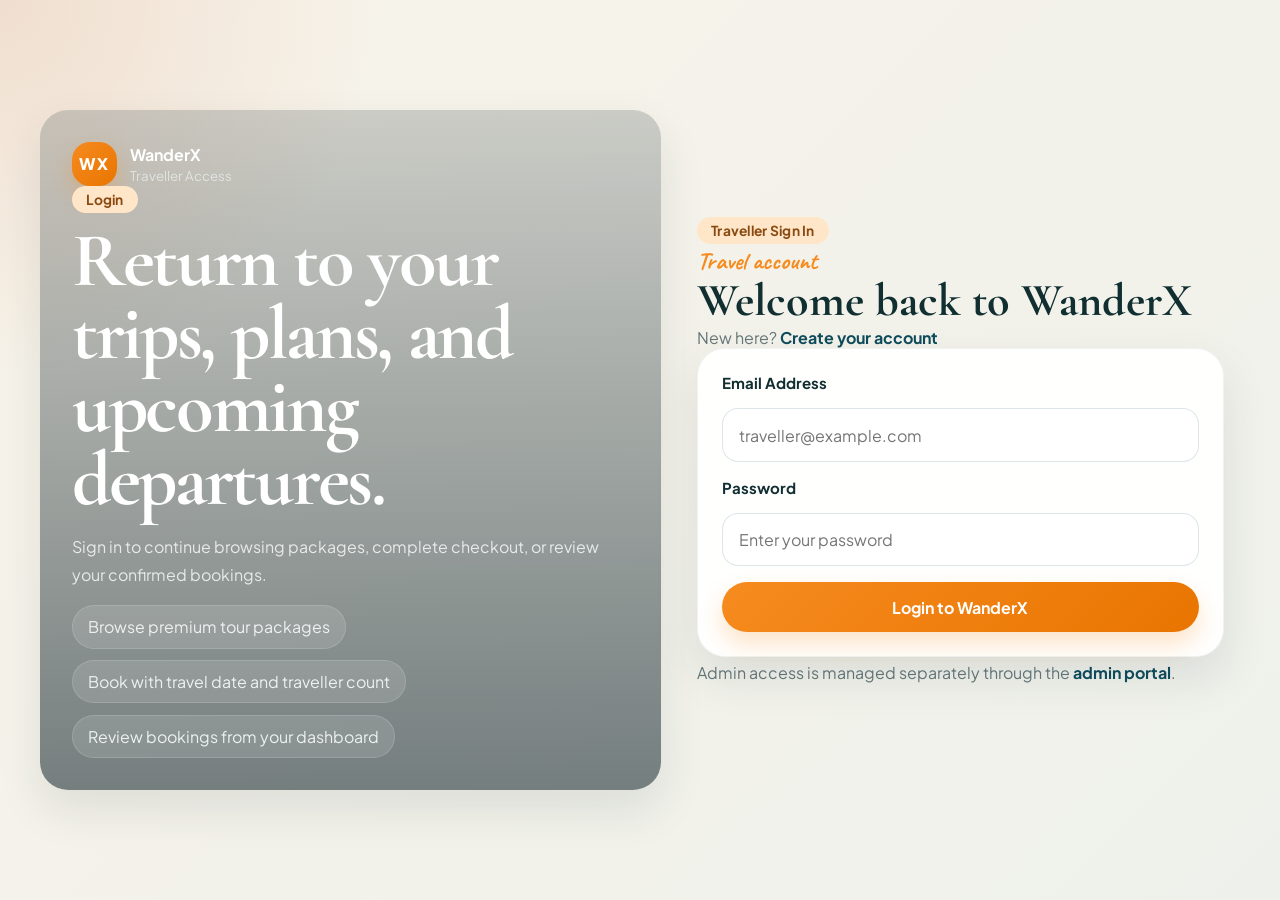
<file: login.html>
<!DOCTYPE html>
<html lang="en">
<head>
  <meta charset="UTF-8" />
  <meta name="viewport" content="width=device-width, initial-scale=1.0" />
  <title>WanderX | Traveller Login</title>
  <link rel="preconnect" href="https://fonts.googleapis.com" />
  <link rel="preconnect" href="https://fonts.gstatic.com" crossorigin />
  <link href="https://fonts.googleapis.com/css2?family=Cormorant+Garamond:wght@500;600;700&family=Plus+Jakarta+Sans:wght@400;500;600;700;800&display=swap" rel="stylesheet" />
  <link rel="stylesheet" href="styles.css" />
</head>
<body class="auth-page">
  <main class="auth-layout">
    <section class="auth-showcase travel-showcase">
      <a href="index.html" class="brand brand-light">
        <span class="brand-mark">WX</span>
        <span class="brand-copy">
          <strong>WanderX</strong>
          <small>Traveller Access</small>
        </span>
      </a>

      <div class="auth-copy">
        <span class="eyebrow">Login</span>
        <h1>Return to your trips, plans, and upcoming departures.</h1>
        <p>Sign in to continue browsing packages, complete checkout, or review your confirmed bookings.</p>
      </div>

      <div class="showcase-list">
        <span>Browse premium tour packages</span>
        <span>Book with travel date and traveller count</span>
        <span>Review bookings from your dashboard</span>
      </div>
    </section>

    <section class="auth-panel">
      <div class="auth-panel-top">
        <span class="eyebrow">Traveller Sign In</span>
        <h2>Welcome back to WanderX</h2>
        <p>New here? <a href="signup.html" class="text-link">Create your account</a></p>
      </div>

      <div class="auth-card">
        <form class="auth-form" id="travelerLoginForm">
          <label for="loginEmail">Email Address</label>
          <input id="loginEmail" name="email" type="email" placeholder="traveller@example.com" required />

          <label for="loginPassword">Password</label>
          <input id="loginPassword" name="password" type="password" placeholder="Enter your password" required />

          <button type="submit" class="btn btn-primary full">Login to WanderX</button>
        </form>

        <p id="loginFeedback" class="feedback-message" hidden></p>
      </div>

      <div class="auth-note">
        <p>Admin access is managed separately through the <a href="admin.html" class="text-link">admin portal</a>.</p>
      </div>
    </section>
  </main>

  <script src="script.js"></script>
</body>
</html>
</file>
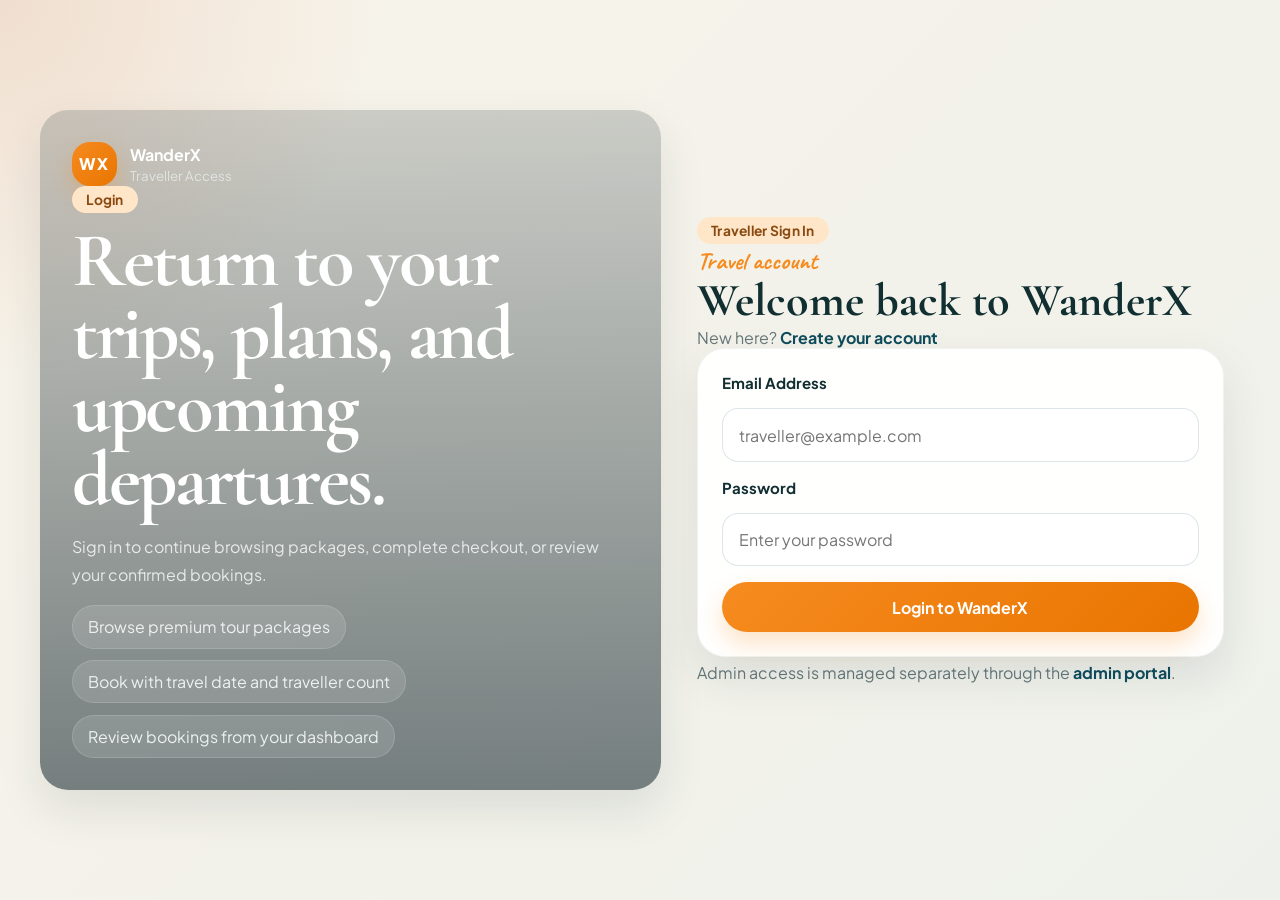
<file: my-bookings.html>
<!DOCTYPE html>
<html lang="en">
<head>
  <meta charset="UTF-8" />
  <meta name="viewport" content="width=device-width, initial-scale=1.0" />
  <title>WanderX | My Trips</title>
  <link rel="preconnect" href="https://fonts.googleapis.com" />
  <link rel="preconnect" href="https://fonts.gstatic.com" crossorigin />
  <link href="https://fonts.googleapis.com/css2?family=Cormorant+Garamond:wght@500;600;700&family=Plus+Jakarta+Sans:wght@400;500;600;700;800&display=swap" rel="stylesheet" />
  <link rel="stylesheet" href="styles.css" />
</head>
<body>
  <header class="site-shell inner-shell">
    <div class="topbar">
      <div class="container topbar-inner">
        <p>Your traveller dashboard for upcoming trips and booking history.</p>
        <a href="#" id="logoutBtn">Logout</a>
      </div>
    </div>

    <nav class="navbar container">
      <a href="index.html" class="brand">
        <span class="brand-mark">WX</span>
        <span class="brand-copy">
          <strong>WanderX</strong>
          <small>Traveller Dashboard</small>
        </span>
      </a>

      <div class="nav-links">
        <a href="index.html">Home</a>
        <a href="explore.html">Explore</a>
        <a href="checkout.html">Checkout</a>
        <a href="my-bookings.html">My Trips</a>
      </div>
    </nav>
  </header>

  <main class="section container">
    <section class="profile-hero">
      <div>
        <span class="eyebrow">My Trips</span>
        <h1 id="travelerName">Traveller Name</h1>
        <p id="travelerEmail">traveller@example.com</p>
        <p id="travelerPhone">+91 98765 43210</p>
      </div>

      <div class="profile-stats">
        <article>
          <strong id="travelerBookingCount">0</strong>
          <span>Bookings</span>
        </article>
        <article>
          <strong id="travelerTotalSpend">INR 0</strong>
          <span>Total Spend</span>
        </article>
      </div>
    </section>

    <section class="dashboard-block">
      <div class="section-head compact-head">
        <div>
          <span class="eyebrow">Booking History</span>
          <h2>Your confirmed package bookings</h2>
        </div>
        <a href="explore.html" class="btn btn-secondary">Book Another Trip</a>
      </div>

      <div class="table-card">
        <table class="data-table">
          <thead>
            <tr>
              <th>Booking ID</th>
              <th>Package</th>
              <th>Travel Date</th>
              <th>Travellers</th>
              <th>Total</th>
              <th>Status</th>
              <th>Action</th>
            </tr>
          </thead>
          <tbody id="bookingHistoryBody"></tbody>
        </table>
        <p id="bookingHistoryEmpty" class="empty-state" hidden>No trips booked yet. Your first WanderX booking will appear here.</p>
        <p class="booking-note">Cancellations are available only until 24 hours before the scheduled departure date.</p>
      </div>
    </section>
  </main>

  <script src="script.js"></script>
</body>
</html>
</file>
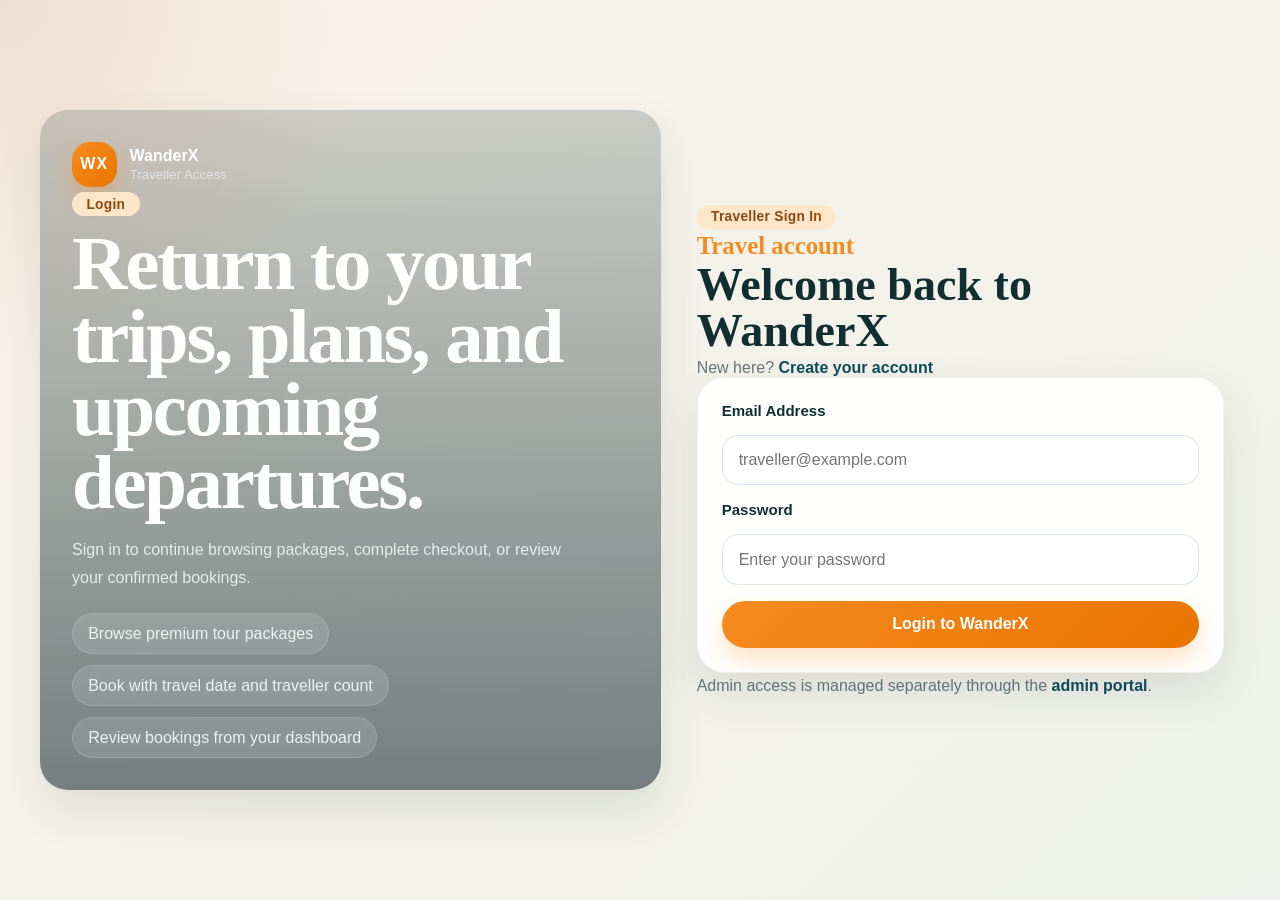
<file: payment.html>
<!DOCTYPE html>
<html lang="en">
<head>
  <meta charset="UTF-8" />
  <meta http-equiv="refresh" content="0; url=checkout.html" />
  <meta name="viewport" content="width=device-width, initial-scale=1.0" />
  <title>WanderX | Redirecting</title>
</head>
<body>
  <p>Redirecting to <a href="checkout.html">Checkout</a>...</p>
</body>
</html>
</file>
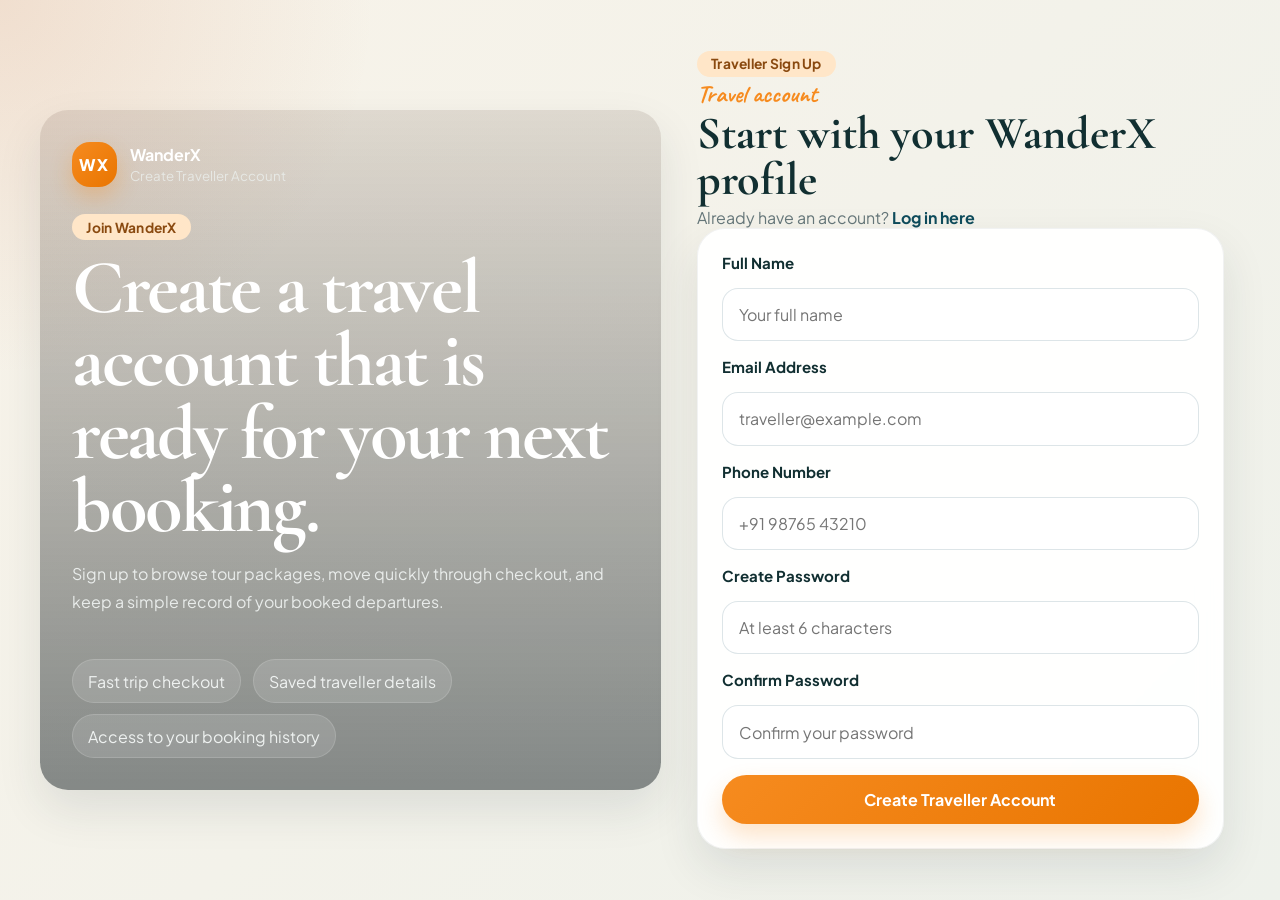
<file: signup.html>
<!DOCTYPE html>
<html lang="en">
<head>
  <meta charset="UTF-8" />
  <meta name="viewport" content="width=device-width, initial-scale=1.0" />
  <title>WanderX | Sign Up</title>
  <link rel="preconnect" href="https://fonts.googleapis.com" />
  <link rel="preconnect" href="https://fonts.gstatic.com" crossorigin />
  <link href="https://fonts.googleapis.com/css2?family=Cormorant+Garamond:wght@500;600;700&family=Plus+Jakarta+Sans:wght@400;500;600;700;800&display=swap" rel="stylesheet" />
  <link rel="stylesheet" href="styles.css" />
</head>
<body class="auth-page">
  <main class="auth-layout">
    <section class="auth-showcase travel-showcase warm-showcase">
      <a href="index.html" class="brand brand-light">
        <span class="brand-mark">WX</span>
        <span class="brand-copy">
          <strong>WanderX</strong>
          <small>Create Traveller Account</small>
        </span>
      </a>

      <div class="auth-copy">
        <span class="eyebrow">Join WanderX</span>
        <h1>Create a travel account that is ready for your next booking.</h1>
        <p>Sign up to browse tour packages, move quickly through checkout, and keep a simple record of your booked departures.</p>
      </div>

      <div class="showcase-list">
        <span>Fast trip checkout</span>
        <span>Saved traveller details</span>
        <span>Access to your booking history</span>
      </div>
    </section>

    <section class="auth-panel">
      <div class="auth-panel-top">
        <span class="eyebrow">Traveller Sign Up</span>
        <h2>Start with your WanderX profile</h2>
        <p>Already have an account? <a href="login.html" class="text-link">Log in here</a></p>
      </div>

      <div class="auth-card">
        <form class="auth-form" id="travelerSignUpForm">
          <label for="signupName">Full Name</label>
          <input id="signupName" name="name" type="text" placeholder="Your full name" required />

          <label for="signupEmail">Email Address</label>
          <input id="signupEmail" name="email" type="email" placeholder="traveller@example.com" required />

          <label for="signupPhone">Phone Number</label>
          <input id="signupPhone" name="phone" type="tel" placeholder="+91 98765 43210" />

          <label for="signupPassword">Create Password</label>
          <input id="signupPassword" name="password" type="password" placeholder="At least 6 characters" required />

          <label for="signupConfirmPassword">Confirm Password</label>
          <input id="signupConfirmPassword" name="confirmPassword" type="password" placeholder="Confirm your password" required />

          <button type="submit" class="btn btn-primary full">Create Traveller Account</button>
        </form>

        <p id="signupFeedback" class="feedback-message" hidden></p>
      </div>
    </section>
  </main>

  <script src="script.js"></script>
</body>
</html>
</file>
<file: styles.css>
@import url("https://fonts.googleapis.com/css2?family=Caveat:wght@600;700&display=swap");

:root {
  --bg: #fffaf4;
  --surface: rgba(255, 255, 255, 0.94);
  --surface-strong: #ffffff;
  --surface-soft: #fff6ec;
  --text: #112f31;
  --muted: #66777a;
  --line: rgba(17, 47, 49, 0.08);
  --primary: #0f4c5c;
  --accent: #f68b1f;
  --accent-strong: #e97500;
  --accent-soft: #ffe6c8;
  --success: #1d7c59;
  --danger: #a63d40;
  --shadow: 0 20px 45px rgba(25, 53, 58, 0.1);
  --radius-lg: 28px;
}
* { box-sizing: border-box; }
html { scroll-behavior: smooth; }
body {
  margin: 0;
  font-family: "Plus Jakarta Sans", sans-serif;
  color: var(--text);
  background:
    radial-gradient(circle at top left, rgba(246, 139, 31, 0.12), transparent 24%),
    radial-gradient(circle at top right, rgba(15, 76, 92, 0.08), transparent 20%),
    linear-gradient(180deg, #fffdf8 0%, #fff5ea 100%);
}
a { color: inherit; text-decoration: none; }
img { display: block; width: 100%; object-fit: cover; }
button, input, select, textarea { font: inherit; }
textarea { resize: vertical; }
.container { width: min(1180px, calc(100% - 2rem)); margin: 0 auto; }
.site-shell {
  color: #fff;
  background:
    radial-gradient(circle at 8% 10%, rgba(255, 209, 150, 0.2), transparent 22%),
    linear-gradient(135deg, #0b3b46 0%, #125464 46%, #1e6e71 100%);
}
.hero-shell { padding-bottom: 3.5rem; }
.inner-shell { padding-bottom: 1.4rem; }
.ota-shell {
  position: relative;
  overflow: hidden;
  background:
    linear-gradient(90deg, rgba(5, 27, 36, 0.86) 0%, rgba(7, 45, 57, 0.8) 34%, rgba(10, 63, 80, 0.56) 58%, rgba(9, 77, 95, 0.34) 100%),
    radial-gradient(circle at 14% 18%, rgba(255, 210, 154, 0.22), transparent 18%),
    url("https://images.unsplash.com/photo-1507525428034-b723cf961d3e?auto=format&fit=crop&w=1800&q=80") center/cover no-repeat;
}
.ota-shell::before {
  content: "";
  position: absolute;
  inset: 0;
  background:
    radial-gradient(circle at 78% 22%, rgba(255, 202, 134, 0.16), transparent 20%),
    linear-gradient(180deg, rgba(255, 255, 255, 0.04), rgba(255, 255, 255, 0));
  pointer-events: none;
}
.ota-shell > * {
  position: relative;
  z-index: 1;
}
.ota-page {
  background:
    linear-gradient(180deg, #eef5fb 0, #f8fbff 220px, #fffaf5 220px, #fffaf5 100%);
}
.topbar { border-bottom: 1px solid rgba(255,255,255,0.1); }
.topbar-inner { min-height: 3rem; display: flex; justify-content: space-between; align-items: center; gap: 1rem; color: rgba(243,246,245,0.82); font-size: 0.92rem; }
.navbar { display: flex; justify-content: space-between; align-items: center; gap: 1rem; padding: 1rem 0 0; }
.ota-navbar { padding-top: 1.2rem; }
.brand { display: inline-flex; align-items: center; gap: 0.8rem; }
.brand-mark {
  width: 2.8rem;
  height: 2.8rem;
  border-radius: 18px;
  display: grid;
  place-items: center;
  font-weight: 800;
  letter-spacing: 0.08em;
  color: #fff;
  background: linear-gradient(135deg, var(--accent), var(--accent-strong));
  box-shadow: 0 10px 22px rgba(246, 139, 31, 0.32);
}
.brand-copy strong, .brand-copy small { display: block; }
.brand-copy small { color: rgba(237,242,241,0.72); margin-top: 0.12rem; }
.nav-links { display: flex; align-items: center; gap: 1.1rem; flex-wrap: wrap; font-size: 0.95rem; }
.nav-links a, .topbar a { color: rgba(245,247,246,0.82); }
.nav-links a:hover, .topbar a:hover { color: #fff; }
.hero { padding: 4rem 0 1rem; display: grid; grid-template-columns: 1.15fr 0.85fr; gap: 2rem; align-items: center; }
.ota-hero {
  padding: 2.6rem 0 3.6rem;
  display: grid;
  gap: 1.35rem;
}
.ota-hero-copy {
  max-width: 860px;
}
.ota-hero-copy h1 {
  margin: 0.85rem 0 0;
  font-family: "Cormorant Garamond", serif;
  font-size: clamp(3rem, 6vw, 4.9rem);
  line-height: 0.95;
}
.ota-hero-copy p {
  max-width: 72ch;
  color: rgba(239, 245, 246, 0.88);
  line-height: 1.75;
}
.search-shell {
  margin-top: 0.4rem;
  background: #fff;
  border-radius: 28px;
  padding: 1rem;
  box-shadow: 0 28px 60px rgba(9, 35, 45, 0.2);
}
.search-tabs {
  display: flex;
  flex-wrap: wrap;
  gap: 0.8rem;
  margin-bottom: 1rem;
}
.search-tab {
  border: 0;
  border-radius: 999px;
  padding: 0.8rem 1rem;
  background: #edf4fa;
  color: #37545e;
  font-weight: 700;
}
.search-tab.is-active {
  background: #e9f3ff;
  color: var(--primary);
  box-shadow: inset 0 0 0 1px rgba(15, 76, 92, 0.08);
}
.search-ribbon {
  display: grid;
  grid-template-columns: 1.2fr 1fr 1fr auto;
  gap: 0.9rem;
  align-items: stretch;
}
.search-block {
  padding: 1rem 1.1rem;
  border-radius: 20px;
  border: 1px solid rgba(15, 76, 92, 0.08);
  background: linear-gradient(180deg, #ffffff, #fbfdff);
}
.search-block span {
  display: block;
  color: var(--muted);
  font-size: 0.82rem;
}
.search-block strong {
  display: block;
  margin-top: 0.3rem;
  color: #0e2f36;
  font-size: 1.06rem;
}
.search-block small {
  display: block;
  margin-top: 0.28rem;
  color: #6d7f84;
}
.search-cta {
  min-width: 190px;
  display: inline-flex;
  align-items: center;
  justify-content: center;
}
.promo-strip {
  margin-top: 1rem;
  display: flex;
  flex-wrap: wrap;
  gap: 0.65rem;
}
.promo-strip span {
  padding: 0.55rem 0.8rem;
  border-radius: 999px;
  background: #f6fbff;
  color: #426068;
  font-size: 0.86rem;
  font-weight: 600;
}
.deal-strip {
  display: grid;
  grid-template-columns: 1.4fr repeat(3, minmax(0, 1fr));
  gap: 1rem;
}
.deal-card,
.mini-stat-card,
.marketplace-bar article {
  border-radius: 24px;
  background: rgba(255, 255, 255, 0.12);
  border: 1px solid rgba(255, 255, 255, 0.12);
  color: #fff;
  box-shadow: 0 18px 38px rgba(7, 24, 31, 0.12);
}
.deal-card { padding: 1.4rem; }
.deal-label {
  display: inline-flex;
  padding: 0.35rem 0.72rem;
  border-radius: 999px;
  background: rgba(255, 255, 255, 0.14);
  font-size: 0.82rem;
  font-weight: 700;
}
.deal-card h3 {
  margin: 0.75rem 0 0.35rem;
  font-size: 1.7rem;
}
.deal-card p {
  color: rgba(244, 248, 249, 0.82);
}
.deal-meta {
  margin-top: 1rem;
  display: flex;
  justify-content: space-between;
  gap: 1rem;
  align-items: center;
}
.mini-stat-card {
  padding: 1.3rem;
  display: grid;
  align-content: center;
}
.mini-stat-card strong { font-size: 1.7rem; }
.mini-stat-card span { margin-top: 0.3rem; color: rgba(241, 246, 248, 0.78); }
.eyebrow,
.mini-label {
  display: inline-flex;
  align-items: center;
  width: fit-content;
  padding: 0.3rem 0.9rem;
  border-radius: 999px;
  background: var(--accent-soft);
  color: #8a4a10;
  font-size: 0.86rem;
  font-weight: 700;
  letter-spacing: 0.02em;
  text-transform: none;
}
.mini-label {
  background: rgba(255, 255, 255, 0.88);
  color: var(--primary);
}
.hero-copy h1, .inner-hero h1, .auth-copy h1, .profile-hero h1 {
  margin: 0.75rem 0 0;
  font-family: "Cormorant Garamond", serif;
  font-size: clamp(3rem, 6vw, 5rem);
  line-height: 0.95;
  letter-spacing: -0.03em;
}
.section-head h2::before,
.auth-panel-top h2::before,
.compact-head h2::before {
  content: "";
  display: block;
  font-family: "Caveat", cursive;
  font-size: 1.55rem;
  color: var(--accent);
  letter-spacing: 0;
  margin-bottom: 0.2rem;
}
.section-head h2::before {
  content: "WanderX picks";
}
.auth-panel-top h2::before {
  content: "Travel account";
}
.compact-head h2::before {
  content: "Manage with ease";
}
.hero-copy p, .inner-hero p, .auth-copy p { max-width: 58ch; color: rgba(242,246,245,0.88); line-height: 1.75; }
.hero-actions, .package-actions { display: flex; flex-wrap: wrap; gap: 0.9rem; }
.hero-actions { margin: 1.5rem 0 1.3rem; }
.hero-points, .showcase-list { display: flex; flex-wrap: wrap; gap: 0.7rem; }
.hero-points span, .showcase-list span {
  padding: 0.65rem 0.95rem;
  border-radius: 999px;
  background: rgba(255, 255, 255, 0.12);
  border: 1px solid rgba(255, 255, 255, 0.14);
  color: rgba(245, 248, 247, 0.92);
}
.hero-panel, .summary-list, .checkout-form, .admin-form, .auth-form { display: grid; gap: 1rem; }
.hero-panel-card, .hero-stats, .summary-card, .checkout-form-card, .table-card, .profile-hero, .value-card, .step-card, .testimonial-card, .auth-card, .auth-showcase, .stat-card, .package-card { border-radius: var(--radius-lg); box-shadow: var(--shadow); }
.hero-panel-card { min-height: 320px; padding: 1.6rem; background: linear-gradient(180deg, rgba(8,22,29,0.15), rgba(8,22,29,0.48)), url("https://images.unsplash.com/photo-1500530855697-b586d89ba3ee?auto=format&fit=crop&w=1200&q=80") center/cover; display: flex; flex-direction: column; justify-content: end; }
.hero-panel-card h3 { margin: 0.4rem 0 0; font-size: 2rem; font-family: "Cormorant Garamond", serif; }
.hero-panel-card::after {
  content: "";
  position: absolute;
  inset: auto 1.4rem 1.2rem auto;
  width: 110px;
  height: 110px;
  border-radius: 50%;
  background: radial-gradient(circle, rgba(255,255,255,0.28), transparent 68%);
  pointer-events: none;
}
.panel-metrics, .hero-stats, .inner-hero-aside, .value-grid, .steps-grid, .testimonial-grid, .stats-grid, .package-grid, .field-grid, .payment-methods, .profile-stats, .footer-grid { display: grid; gap: 1rem; }
.panel-metrics, .profile-stats { grid-template-columns: repeat(2, minmax(0,1fr)); }
.hero-stats {
  padding: 1rem;
  grid-template-columns: repeat(3, minmax(0,1fr));
  background: rgba(255, 255, 255, 0.08);
  border: 1px solid rgba(255, 255, 255, 0.12);
}
.hero-panel-card,
.hero-stats article,
.inner-hero-aside article,
.stat-card,
.value-card,
.step-card,
.testimonial-card,
.summary-note,
.package-meta-grid div {
  position: relative;
  overflow: hidden;
}
.hero-stats article::before,
.inner-hero-aside article::before,
.stat-card::before {
  content: "";
  position: absolute;
  inset: 0 0 auto 0;
  height: 3px;
  background: linear-gradient(90deg, var(--accent), transparent);
}
.panel-metrics article, .hero-stats article, .profile-stats article { padding: 1rem; border-radius: 20px; background: rgba(255,255,255,0.08); border: 1px solid rgba(255,255,255,0.08); }
.panel-metrics strong, .hero-stats strong, .profile-stats strong { display: block; font-size: 1.1rem; }
.panel-metrics span, .hero-stats span, .profile-stats span { display: block; margin-top: 0.25rem; color: rgba(243,247,246,0.74); font-size: 0.9rem; }
.inner-hero { padding: 3rem 0 0.8rem; display: flex; justify-content: space-between; gap: 2rem; align-items: end; }
.inner-hero-aside { grid-template-columns: repeat(2, minmax(0,1fr)); min-width: 300px; }
.inner-hero-aside article { padding: 1.25rem; border-radius: 20px; background: rgba(255,255,255,0.08); }
.section { padding: 4.5rem 0; }
.section + .section {
  padding-top: 1rem;
}
.band-section {
  background:
    linear-gradient(180deg, rgba(246, 139, 31, 0.03), rgba(15, 76, 92, 0.06)),
    #fff9f1;
}
.section-head { display: flex; justify-content: space-between; align-items: end; gap: 1.2rem; margin-bottom: 1.7rem; }
.section-head h2, .auth-panel-top h2, .summary-card h2, .checkout-form-card h2, .modal-card h3 { margin: 0.3rem 0 0; font-family: "Cormorant Garamond", serif; font-size: clamp(2rem, 3.6vw, 3rem); line-height: 1; }
.text-link { color: var(--primary); font-weight: 700; }
.btn { border: 0; border-radius: 999px; cursor: pointer; transition: transform .2s ease; }
.btn:hover { transform: translateY(-1px); }
.btn-primary, .btn-secondary { padding: 0.9rem 1.3rem; font-weight: 700; }
.btn-primary {
  color: #fff;
  background: linear-gradient(135deg, var(--accent), var(--accent-strong));
  box-shadow: 0 12px 24px rgba(246, 139, 31, 0.24);
}
.btn-secondary {
  color: var(--primary);
  background: rgba(255, 255, 255, 0.96);
  border: 1px solid rgba(15, 76, 92, 0.1);
}
.full { width: 100%; }
.package-grid {
  grid-template-columns: repeat(auto-fit, minmax(320px, 360px));
  justify-content: center;
  gap: 1.5rem;
}
.ota-package-grid {
  grid-template-columns: repeat(auto-fit, minmax(330px, 1fr));
  justify-content: stretch;
  align-items: stretch;
}
.value-grid, .testimonial-grid { grid-template-columns: repeat(3, minmax(0,1fr)); }
.steps-grid { grid-template-columns: repeat(4, minmax(0,1fr)); }
.package-card {
  background: var(--surface-strong);
  border: 1px solid var(--line);
  overflow: hidden;
  display: flex;
  flex-direction: column;
  min-height: 100%;
  transition: transform 0.22s ease, box-shadow 0.22s ease;
}
.package-card:hover {
  transform: translateY(-6px);
  box-shadow: 0 24px 50px rgba(25, 53, 58, 0.14);
}
.ota-package-grid .package-card {
  border-radius: 24px;
  box-shadow: 0 18px 38px rgba(27, 52, 68, 0.1);
}
.package-card-image { position: relative; height: 220px; overflow: hidden; }
.package-card-image img { height: 100%; transition: transform 0.35s ease; }
.package-card:hover .package-card-image img { transform: scale(1.04); }
.package-badge, .package-price { position: absolute; padding: 0.55rem 0.9rem; border-radius: 999px; font-size: 0.82rem; font-weight: 700; }
.package-badge { left: 1rem; top: 1rem; background: rgba(255,255,255,0.92); color: var(--primary); }
.package-price { right: 1rem; bottom: 1rem; color: #fff; background: rgba(15, 76, 92, 0.9); }
.package-body {
  padding: 1.35rem;
  display: flex;
  flex-direction: column;
  flex: 1;
}
.package-meta-top {
  display: flex;
  justify-content: space-between;
  gap: 1rem;
  align-items: center;
  color: var(--muted);
  font-size: 0.92rem;
  min-height: 1.9rem;
}
.package-meta-top span {
  display: block;
  flex: 1;
  white-space: nowrap;
  overflow: hidden;
  text-overflow: ellipsis;
}
.package-body h3 {
  margin: 0.7rem 0 0.45rem;
  font-size: 1.25rem;
  line-height: 1.15;
  min-height: 3rem;
}
.ota-package-grid .package-body h3 { font-size: 1.32rem; }
.package-meta-top strong {
  color: var(--primary);
  flex-shrink: 0;
}
.package-body p, .summary-card p, .modal-sub, .value-card p, .step-card p, .testimonial-card p { margin: 0; color: var(--muted); line-height: 1.7; }
.package-body > p {
  min-height: 5.8rem;
}
.package-meta-grid { margin: 1rem 0; display: grid; grid-template-columns: repeat(3, minmax(0,1fr)); gap: 0.8rem; align-items: stretch; }
.package-meta-grid div {
  padding: 0.85rem;
  border-radius: 16px;
  background: var(--surface-soft);
  min-height: 100%;
  display: flex;
  flex-direction: column;
  justify-content: space-between;
}
.package-meta-grid span { display: block; color: var(--muted); font-size: 0.82rem; }
.package-meta-grid strong { display: block; margin-top: .2rem; }
.date-pills {
  display: grid;
  grid-template-columns: repeat(3, minmax(0, 1fr));
  gap: 0.55rem;
  margin-top: 0.25rem;
  min-height: 3rem;
}
.date-pills span {
  padding: 0.48rem 0.72rem;
  border-radius: 999px;
  background: var(--accent-soft);
  color: #7a451f;
  font-size: 0.82rem;
  font-weight: 600;
  text-align: center;
}
.package-actions {
  margin-top: auto;
  display: grid;
  grid-template-columns: 1fr 1fr;
  align-items: center;
  gap: 0.9rem;
  padding-top: 0.35rem;
}
.package-actions .btn {
  display: inline-flex;
  align-items: center;
  min-height: 56px;
  justify-content: center;
  text-align: center;
}
.package-actions.package-actions-three {
  grid-template-columns: 1fr 1fr 1fr;
}
.package-actions .btn-secondary {
  background: transparent;
  border: 1px solid rgba(17,75,95,0.12);
}
.package-actions .btn-primary {
  box-shadow: none;
}
.value-card, .step-card, .testimonial-card, .summary-card, .checkout-form-card, .table-card, .profile-hero, .auth-card, .stat-card {
  padding: 1.5rem;
  background: var(--surface);
  border: 1px solid rgba(17, 75, 95, 0.08);
}
.value-card,
.step-card,
.testimonial-card,
.summary-card,
.checkout-form-card,
.table-card,
.profile-hero,
.auth-card,
.stat-card,
.package-card {
  backdrop-filter: blur(12px);
}
.step-card span {
  display: inline-grid;
  place-items: center;
  width: 2.4rem;
  height: 2.4rem;
  border-radius: 50%;
  color: #fff;
  background: linear-gradient(135deg, var(--accent), var(--accent-strong));
  font-weight: 800;
}
.step-card h3, .value-card h3, .testimonial-card strong { margin: 1rem 0 .45rem; }
.checkout-shell { display: grid; grid-template-columns: 1.2fr 0.8fr; gap: 1.2rem; }
.field-grid { grid-template-columns: repeat(2, minmax(0,1fr)); }
.field-card { display: grid; gap: .5rem; }
.field-card label, .auth-form label { font-size: 0.94rem; font-weight: 700; }
.field-card input, .field-card select, .field-card textarea, .auth-form input { width: 100%; padding: .95rem 1rem; border-radius: 16px; border: 1px solid rgba(17,75,95,0.14); background: #fff; color: var(--text); outline: none; }
.field-card input:focus, .field-card select:focus, .field-card textarea:focus, .auth-form input:focus { border-color: rgba(17,75,95,0.48); box-shadow: 0 0 0 4px rgba(17,75,95,0.08); }
.field-card input[type="file"] {
  padding: 0.78rem 0.9rem;
  background: #fbfdff;
  cursor: pointer;
}
.field-card input[type="file"]::file-selector-button {
  margin-right: 0.85rem;
  padding: 0.72rem 1rem;
  border: 0;
  border-radius: 12px;
  color: #fff;
  background: linear-gradient(135deg, var(--primary), #1c6b6e);
  font-weight: 700;
  cursor: pointer;
}
.image-preview-card {
  min-height: 210px;
  padding: 0.9rem;
  border-radius: 22px;
  border: 1px dashed rgba(15, 76, 92, 0.18);
  background: linear-gradient(180deg, #f7fbff, #fff8ef);
  display: grid;
  place-items: center;
  overflow: hidden;
}
.image-preview-card img {
  width: 100%;
  max-height: 280px;
  border-radius: 18px;
}
.image-preview-card p {
  margin: 0;
  color: var(--muted);
  text-align: center;
}
.traveller-picker { display: grid; grid-template-columns: 52px 1fr 52px; gap: .7rem; }
.stepper-btn { border-radius: 16px; border: 1px solid var(--line); background: var(--surface-soft); font-size: 1.2rem; }
.payment-methods { grid-template-columns: repeat(3, minmax(0,1fr)); }
.method-option { display: flex; align-items: start; gap: .65rem; padding: 1rem; border: 1px solid rgba(17,75,95,0.12); border-radius: 18px; background: var(--surface-soft); }
.summary-card { height: fit-content; position: sticky; top: 1rem; }
.summary-list div { display: flex; justify-content: space-between; gap: 1rem; padding-bottom: .9rem; border-bottom: 1px solid var(--line); }
.summary-note { padding: 1rem; border-radius: 18px; background: var(--surface-soft); }
.auth-page { min-height: 100vh; background: radial-gradient(circle at top left, rgba(196,106,58,0.15), transparent 24%), linear-gradient(135deg, #f8f3e9 0%, #eef1eb 100%); }
.auth-layout { width: min(1200px, calc(100% - 2rem)); min-height: 100vh; margin: 0 auto; display: grid; grid-template-columns: 1fr 0.9fr; gap: 1.2rem; align-items: center; padding: 1rem 0; }
.auth-showcase {
  min-height: 680px;
  padding: 2rem;
  color: #fff;
  display: flex;
  flex-direction: column;
  justify-content: space-between;
  background: linear-gradient(180deg, rgba(10, 28, 35, 0.18), rgba(10, 28, 35, 0.54)), url("https://images.unsplash.com/photo-1507525428034-b723cf961d3e?auto=format&fit=crop&w=1400&q=80") center/cover;
}
.travel-showcase { background: linear-gradient(180deg, rgba(10,28,35,0.18), rgba(10,28,35,0.54)), url("https://images.unsplash.com/photo-1500534314209-a25ddb2bd429?auto=format&fit=crop&w=1400&q=80") center/cover; }
.warm-showcase { background: linear-gradient(180deg, rgba(58,28,14,0.12), rgba(22,32,36,0.5)), url("https://images.unsplash.com/photo-1517760444937-f6397edcbbcd?auto=format&fit=crop&w=1400&q=80") center/cover; }
.admin-showcase { background: linear-gradient(180deg, rgba(10,28,35,0.2), rgba(10,28,35,0.56)), url("https://images.unsplash.com/photo-1493558103817-58b2924bce98?auto=format&fit=crop&w=1400&q=80") center/cover; }
.auth-panel { padding: 1rem; }
.feedback-message, .empty-state { margin: 0; padding: .95rem 1rem; border-radius: 16px; border: 1px solid rgba(17,75,95,0.12); background: #edf7f2; color: var(--success); }
.profile-hero { display: flex; justify-content: space-between; gap: 1rem; align-items: center; }
.profile-hero p, .auth-panel-top p, .auth-note p { margin: .3rem 0 0; color: var(--muted); }
.profile-stats article {
  background: linear-gradient(135deg, var(--primary), #1c6b6e);
  color: #fff;
}
.dashboard-block { margin-top: 2rem; }
.table-card { overflow: auto; }
.data-table { width: 100%; border-collapse: collapse; min-width: 780px; }
.data-table th, .data-table td { padding: 1rem; text-align: left; border-bottom: 1px solid var(--line); }
.data-table th { font-size: .9rem; color: var(--muted); font-weight: 700; }
.status-pill {
  display: inline-flex;
  align-items: center;
  justify-content: center;
  min-width: 90px;
  padding: .45rem .8rem;
  border-radius: 999px;
  font-size: .85rem;
  font-weight: 700;
  background: #e8f5ee;
  color: var(--success);
}
.status-pill.cancelled {
  background: #fdeced;
  color: var(--danger);
}
.status-pill.departed {
  background: #eef2f5;
  color: #5a6870;
}
.table-card .btn-secondary {
  padding: 0.65rem 1rem;
}
.booking-note {
  margin-top: 1rem;
  color: var(--muted);
  font-size: 0.92rem;
}
.hero-panel-card,
.package-card,
.value-card,
.step-card,
.testimonial-card,
.summary-card,
.checkout-form-card,
.table-card,
.profile-hero,
.auth-card,
.stat-card {
  border-color: rgba(17, 47, 49, 0.06);
}
.stat-card span { color: var(--muted); font-size: .95rem; }
.stat-card strong { display: block; margin-top: .75rem; font-size: 2rem; }
.admin-dashboard .stats-grid { grid-template-columns: repeat(4, minmax(0,1fr)); }
.modal { position: fixed; inset: 0; display: none; align-items: center; justify-content: center; padding: 1rem; background: rgba(14,23,27,0.54); z-index: 20; }
.modal.show { display: flex; }
.modal-card { width: min(760px, 100%); max-height: calc(100vh - 2rem); overflow: auto; padding: 1.6rem; border-radius: 28px; background: #fff; box-shadow: var(--shadow); position: relative; }
.modal-close { position: absolute; top: 1rem; right: 1rem; width: 2.3rem; height: 2.3rem; border-radius: 50%; border: 0; background: var(--surface-soft); font-size: 1.3rem; }
.details-modal-card {
  width: min(980px, 100%);
  padding: 1.5rem;
}
.details-hero {
  display: grid;
  grid-template-columns: 1fr 0.9fr;
  gap: 1.2rem;
  margin-bottom: 1.4rem;
  align-items: start;
}
.details-hero-image {
  height: 100%;
  min-height: 420px;
  max-height: 520px;
  border-radius: 24px;
  overflow: hidden;
}
.details-hero-image img {
  height: 100%;
}
.details-summary {
  padding: 1.1rem 1.2rem;
  border-radius: 24px;
  background: linear-gradient(180deg, #f7fbff, #fff7ee);
  border: 1px solid rgba(15, 76, 92, 0.08);
  height: fit-content;
  align-self: start;
}
.details-summary h2 {
  margin: 0.7rem 0 0.5rem;
  font-family: "Cormorant Garamond", serif;
  font-size: 2.6rem;
  line-height: 0.95;
}
.details-meta-line {
  display: flex;
  flex-wrap: wrap;
  gap: 0.55rem;
  margin-top: 0.9rem;
}
.details-meta-line span {
  padding: 0.45rem 0.7rem;
  border-radius: 999px;
  background: #fff;
  border: 1px solid rgba(15, 76, 92, 0.08);
  color: var(--primary);
  font-size: 0.85rem;
  font-weight: 700;
}
.details-price-box {
  margin-top: 1rem;
  padding: 0.95rem 1rem;
  border-radius: 18px;
  background: #fff;
  border: 1px solid rgba(15, 76, 92, 0.08);
}
.details-price-box strong {
  display: block;
  font-size: 1.45rem;
}
.details-summary .details-meta-line:last-child {
  margin-top: 1rem;
}
.details-summary .btn {
  width: fit-content;
  min-width: 220px;
}
.details-grid {
  display: grid;
  grid-template-columns: 1.2fr 0.8fr;
  gap: 1rem;
}
.details-section {
  padding: 1.1rem;
  border-radius: 22px;
  background: #fff;
  border: 1px solid rgba(15, 76, 92, 0.08);
}
.details-section h3 {
  margin: 0 0 0.8rem;
  font-size: 1.2rem;
}
.details-list,
.details-timeline,
.details-mini-list {
  display: grid;
  gap: 0.75rem;
}
.details-list div,
.details-mini-list div,
.details-timeline article {
  padding: 0.9rem 1rem;
  border-radius: 18px;
  background: #f9fbfc;
  border: 1px solid rgba(15, 76, 92, 0.06);
}
.details-list strong,
.details-mini-list strong,
.details-timeline strong {
  display: block;
  margin-bottom: 0.2rem;
}
.details-checks {
  display: grid;
  gap: 0.55rem;
  margin: 0;
  padding: 0;
}
.details-checks li {
  list-style: none;
  padding-left: 1.35rem;
  position: relative;
  color: var(--muted);
}
.details-checks li::before {
  content: "•";
  position: absolute;
  left: 0;
  color: var(--accent-strong);
  font-weight: 800;
}
.site-footer { color: #eef4f2; background: #102c35; padding: 2.7rem 0; }
.explore-header {
  padding: 2.4rem 0 2.2rem;
  display: grid;
  gap: 1.2rem;
}
.explore-header-copy h1 {
  margin: 0.7rem 0 0;
  font-family: "Cormorant Garamond", serif;
  font-size: clamp(2.8rem, 5vw, 4.2rem);
  line-height: 0.96;
}
.explore-header-copy p {
  max-width: 66ch;
  color: rgba(240, 246, 248, 0.84);
}
.marketplace-bar {
  display: grid;
  grid-template-columns: repeat(3, minmax(0, 1fr));
  gap: 1rem;
}
.marketplace-bar article { padding: 1.15rem 1.2rem; }
.marketplace-bar span {
  display: block;
  color: rgba(241, 246, 248, 0.75);
  font-size: 0.84rem;
}
.marketplace-bar strong {
  display: block;
  margin-top: 0.35rem;
  font-size: 1.3rem;
}
.ota-benefit-grid {
  display: grid;
  grid-template-columns: repeat(3, minmax(0, 1fr));
  gap: 1.1rem;
}
.footer-grid { grid-template-columns: repeat(4, minmax(0,1fr)); }
.site-footer p, .site-footer a { color: rgba(238,244,242,0.76); }
.site-footer a { display: block; margin-top: .45rem; }
@media (max-width: 1080px) {
  .hero, .checkout-shell, .auth-layout, .profile-hero, .deal-strip { grid-template-columns: 1fr; display: grid; }
  .steps-grid, .value-grid, .testimonial-grid, .admin-dashboard .stats-grid, .footer-grid, .hero-stats, .inner-hero-aside, .payment-methods, .field-grid, .profile-stats, .marketplace-bar, .ota-benefit-grid { grid-template-columns: repeat(2, minmax(0,1fr)); }
  .search-ribbon { grid-template-columns: 1fr 1fr; }
  .summary-card { position: static; }
  .details-hero,
  .details-grid { grid-template-columns: 1fr; }
}
@media (max-width: 760px) {
  .container, .auth-layout { width: min(100%, calc(100% - 1.2rem)); }
  .navbar, .topbar-inner, .section-head, .package-actions, .hero-actions, .inner-hero, .profile-hero { flex-direction: column; align-items: stretch; }
  .package-grid, .value-grid, .steps-grid, .testimonial-grid, .stats-grid, .admin-dashboard .stats-grid, .footer-grid, .hero-stats, .inner-hero-aside, .field-grid, .payment-methods, .profile-stats, .package-meta-grid, .package-actions, .marketplace-bar, .ota-benefit-grid, .search-ribbon, .package-actions.package-actions-three { grid-template-columns: 1fr; }
  .search-shell { padding: 0.85rem; }
  .search-tab { width: 100%; justify-content: center; }
  .hero-copy h1, .inner-hero h1, .auth-copy h1, .profile-hero h1 { font-size: clamp(2.5rem, 12vw, 3.6rem); }
  .auth-showcase { min-height: 440px; }
  .topbar { display: none; }
  .details-summary h2 { font-size: 2.2rem; }
}
</file>
